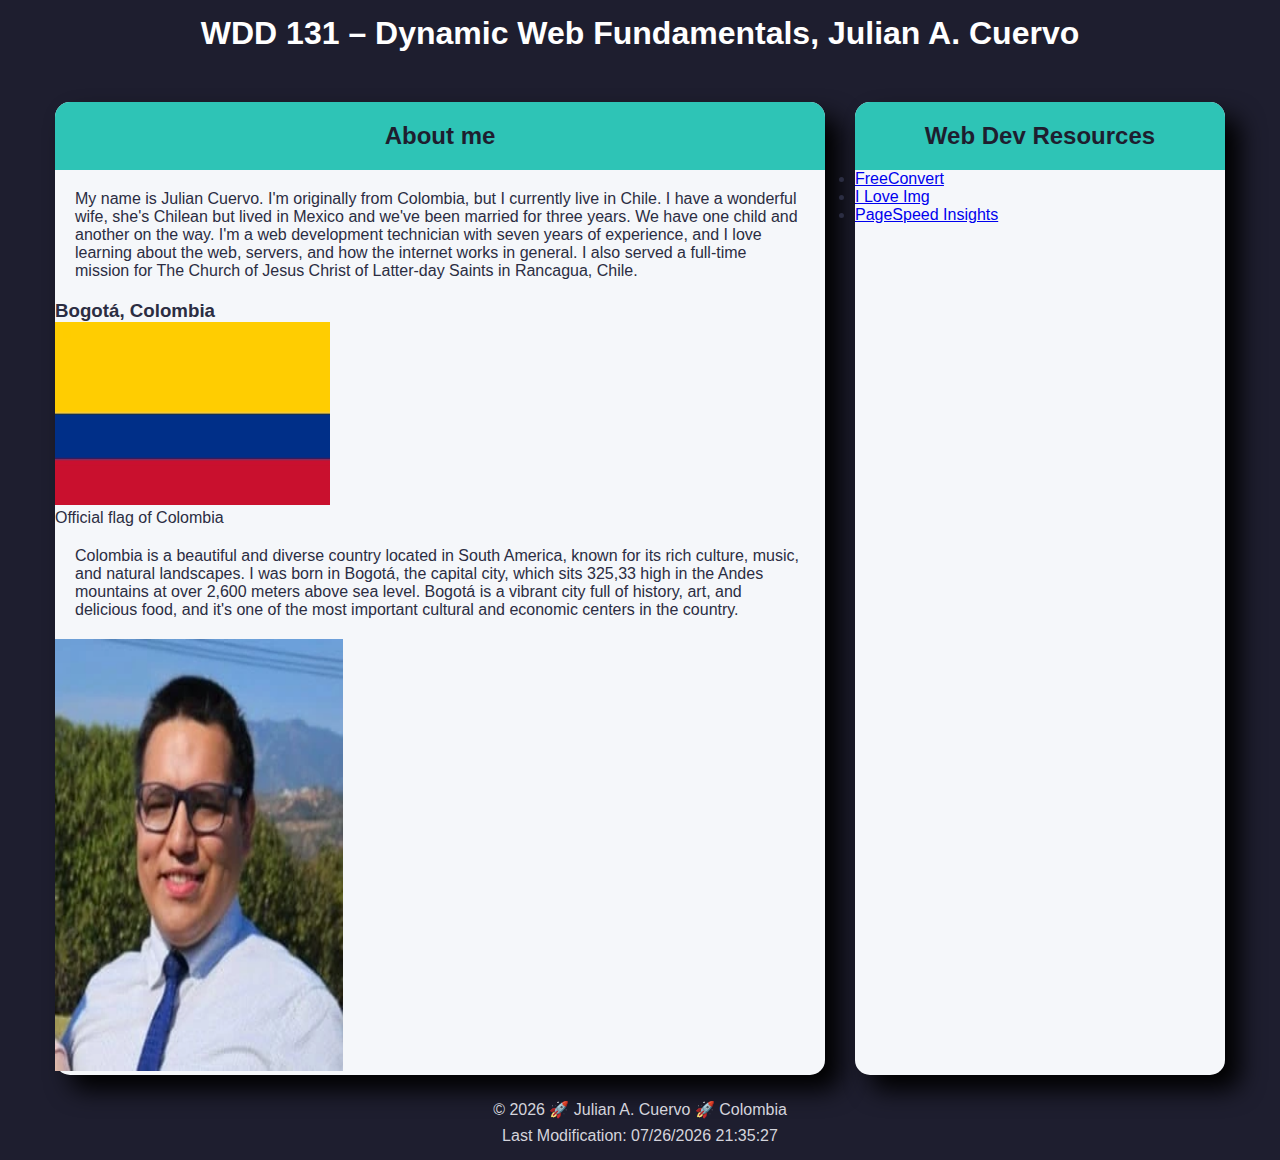
<file: index.html>
<!DOCTYPE html>
<html lang="en-US">
  <head>
    <meta charset="UTF-8">
    <meta name="viewport" content="width=device-width, initial-scale=1" />
    <meta
      name="description"
      content="WDD 131 – Dynamic Web Fundamentals. Welcome, I'm Julian A. Cuervo, a web development student. Learn about me, my background, and Colombia — the country where I was born."
    />
    <meta name="author" content="Julian A. Cuervo" />
    <title>WDD 131 – Dynamic Web Fundamentals - Julian A. Cuervo</title>
    <link rel="preconnect" href="https://fonts.googleapis.com" />
    <link rel="preconnect" href="https://fonts.gstatic.com" crossorigin />
    <link
      href="https://fonts.googleapis.com/css2?family=Raleway:ital,wght@0,100..900;1,100..900&display=swap"
      rel="stylesheet"
    />
    <link rel="stylesheet" href="styles/base.css" />
    <script src="scripts/getdates.js" defer></script>
  </head>
  <body>
    <div class="container">
      <header>
        <h1>WDD 131 – Dynamic Web Fundamentals, Julian A. Cuervo</h1>
        <nav>
          <!-- <a href="https://www.linkedin.com/in/julian-andres-cuervo-narvaez"
            >LikendIn</a
          >
          <a href="https://byupw.instructure.com">Canvas</a>
          <a
            href="https://www.churchofjesuschrist.org/study/scriptures/bofm/moro/7?lang=eng&id=p45#p45"
            >Scripture</a
          >
          <a href="#final-project"> Final project</a> -->
        </nav>
      </header>
      <main>
        <section class="card">
          <div class="card-head">
            <h2>About me</h2>
          </div>
          <div class="card-body about-me">
            <div class="info">
              <p>
                My name is Julian Cuervo. I'm originally from Colombia, but I
                currently live in Chile. I have a wonderful wife, she's Chilean
                but lived in Mexico and we've been married for three years. We
                have one child and another on the way. I'm a web development
                technician with seven years of experience, and I love learning
                about the web, servers, and how the internet works in general. I
                also served a full-time mission for The Church of Jesus Christ
                of Latter-day Saints in Rancagua, Chile.
              </p>

              <h3>Bogot&aacute;, Colombia</h3>

              <figure class="flag">
                <img
                  src="images/colombia-flag.webp"
                  alt="Colombia's flag with yellow, blue and red colors in the flag"
                  title="Colombia's flag"
                  width="275"
                  height="183"
                />
                <figcaption>Official flag of Colombia</figcaption>
              </figure>
              <p>
                Colombia is a beautiful and diverse country located in South
                America, known for its rich culture, music, and natural
                landscapes. I was born in Bogotá, the capital city, which sits
                325,33 high in the Andes mountains at over 2,600 meters above
                sea level. Bogotá is a vibrant city full of history, art, and
                delicious food, and it's one of the most important cultural and
                economic centers in the country.
              </p>
            </div>
            <img
              class="profile-picture"
              src="images/profile-picture.webp"
              alt="Profile picture of Julian A. Cuervo, He dress a blue shirt, a dark blue tie and glasses. He is smiling and has short hair."
              title="Julian A. Cuervo profile picture"
              width="288"
              height="432"
            />
          </div>
        </section>
        <section class="card">
          <div class="card-head">
            <h2>Web Dev Resources</h2>
          </div>
          <div class="card-body references">
            <ul>
              <li>
                <a href="https://www.freeconvert.com">FreeConvert</a>
              </li>
              <li>
                <a href="https://www.iloveimg.com">I Love Img</a>
              </li>
              <li>
                <a href="https://pagespeed.web.dev">PageSpeed Insights</a>
              </li>
            </ul>
          </div>
        </section>
      </main>
      <footer>
        <p>
          &copy;&nbsp;<span id="currentYear"></span> 🚀 Julian A. Cuervo 🚀
          Colombia
        </p>
        <p id="lastModified">delete me</p>
      </footer>
    </div>
  </body>
</html>
</file>
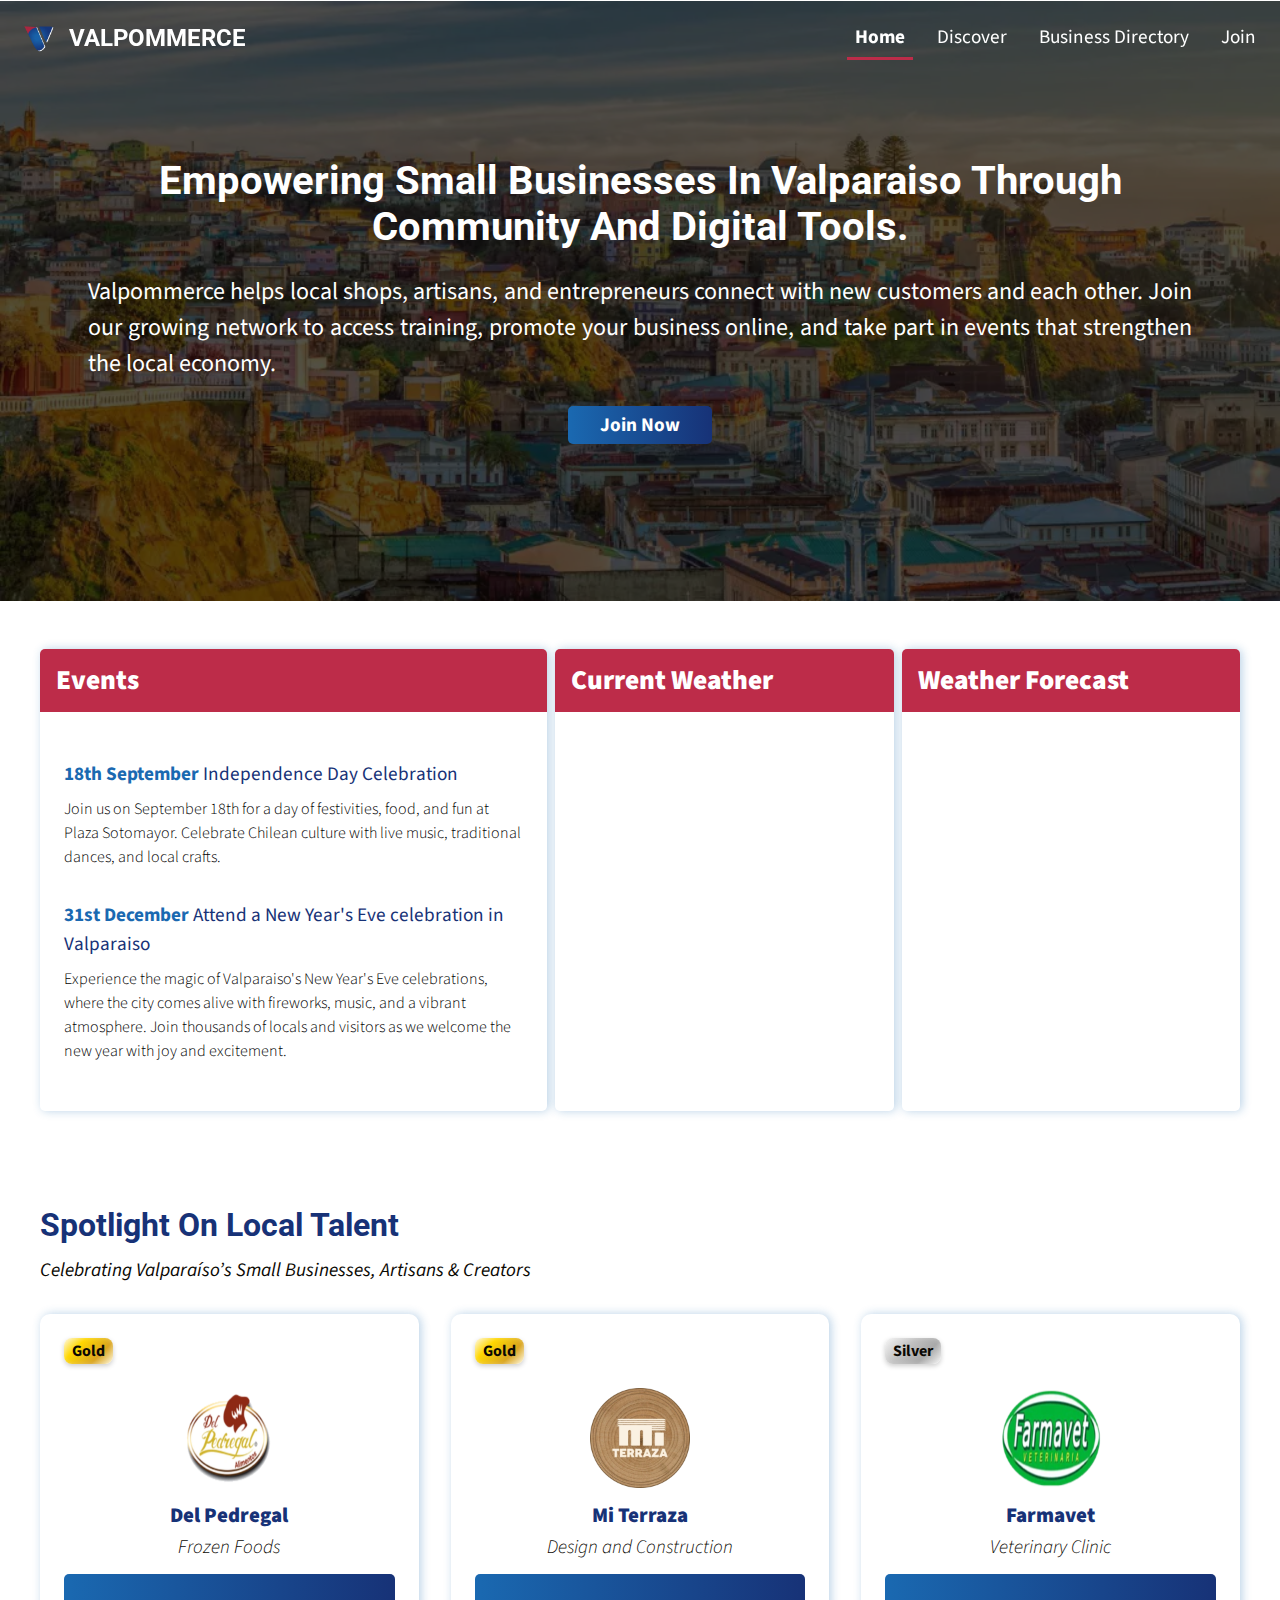
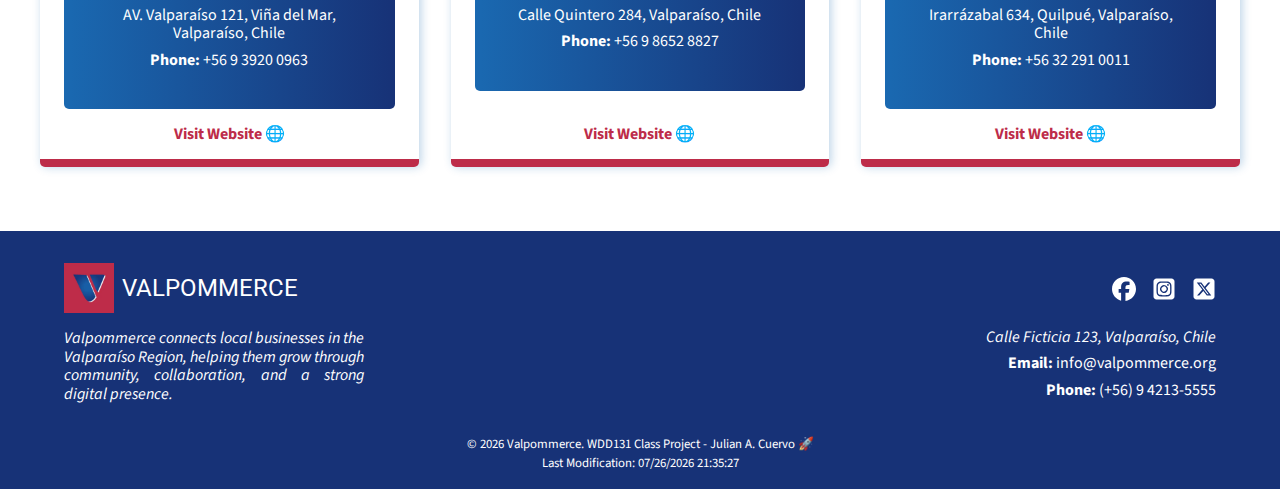
<file: final-project/index.html>
<!DOCTYPE html>
<html lang="en-US">
  <head>
    <meta charset="UTF-8">
    <meta name="viewport" content="width=device-width, initial-scale=1.0">
    <title>Valpommerce | Valparaíso Chamber of Commerce</title>
    <!-- Metadata -->
    <meta
      name="description"
      content="Discover Valpommerce, the official platform of the Valparaíso Chamber of Commerce. Connect with local businesses, explore events, and grow together."
  >
    <meta name="author" content="Julian A. Cuervo">
    <!-- OpenGraphs -->
    <meta
      property="og:title"
      content="Valpommerce | Valparaíso Chamber of Commerce – Empowering Local Businesses"
  >
    <meta
      property="og:description"
      content="Discover Valpommerce, the official platform of the Valparaíso Chamber of Commerce. Connect with local businesses, explore events, and grow together."
  >
    <meta
      property="og:url"
      content="https://jcuervonarvaez.github.io/wdd131/final-project/"
  >
    <meta property="og:locale" content="en_US">
    <meta
      property="og:image"
      content="https://jcuervonarvaez.github.io/wdd131/final-project/images/social-media-image.jpg"
  >
    <meta property="og:type" content="website">
    <meta property="og:site_name" content="WDD 131 - Julian A. Cuervo">
    <!-- Twitter X -->
    <meta property="twitter:card" content="summary_large_image">
    <link rel="icon" href="./favicon.ico">
    <!-- External Sources -->
    <link rel="preconnect" href="https://fonts.googleapis.com">
    <link rel="preconnect" href="https://fonts.gstatic.com" crossorigin>
    <link
      href="https://fonts.googleapis.com/css2?family=Roboto:ital,wght@0,700;1,700&family=Source+Sans+3:ital,wght@0,200..900;1,200..900&display=swap"
      rel="stylesheet"
  >
    <!-- Styles -->
    <link rel="stylesheet" href="./styles/normalize.css">
    <link rel="stylesheet" href="./styles/main.css">
    <link rel="stylesheet" href="./styles/larger.css">
    <!-- Scripts -->
    <script type="module" src="./scripts/shared.mjs"></script>
    <script type="module" src="./scripts/home.mjs"></script>
  </head>
  <body>
    <div class="layout">
      <header id="siteHeader">
        <div class="header-top">
          <!-- Header Logo -->
          <div class="header-branding">
            <img
              src="./images/logo-light.webp"
              alt="Valpommerce Logo"
              width="45"
              height="45"
          >
            <h1>Valpommerce</h1>
          </div>
          <!-- Responsive Bottom Navigation -->
          <button
            id="btn-menu-mobile"
            type="button"
            aria-label="Open Menu"
            aria-expanded="false"
            aria-controls="main-menu"
         >
            ☰
          </button>
        </div>
        <!-- Main Navigation -->
        <nav id="main-menu" aria-hidden="true">
          <a href="./" class="nav-link active" aria-current="page">Home</a>
          <a href="./discover.html" class="nav-link">Discover</a>
          <a href="./directory.html" class="nav-link">Business Directory</a>
          <a href="./join.html" class="nav-link">Join</a>
        </nav>
      </header>
      <main>
        <section class="hero">
          <div class="hero-overlay"></div>
          <picture>
            <!-- Desktop: 1440px o más -->
            <source
              media="(min-width: 1440px)"
              srcset="./images/banner-home-large.webp"
          >

            <!-- Tablet: desde 768px hasta 1439px -->
            <source
              media="(min-width: 768px)"
              srcset="./images/banner-home-medium.webp"
          >

            <!-- Móvil: menos de 768px -->
            <img src="./images/banner-home-small.webp" alt="Banner principal">
          </picture>
          <div class="hero-content">
            <h2>
              Empowering small businesses in Valparaiso through community and
              digital tools.
            </h2>
            <p>
              Valpommerce helps local shops, artisans, and entrepreneurs connect
              with new customers and each other. Join our growing network to
              access training, promote your business online, and take part in
              events that strengthen the local economy.
            </p>
            <a href="./join.html">Join Now</a>
          </div>
        </section>
        <section class="weather-home">
          <div class="wheater-card events-home">
            <h2>Events</h2>
            <ul>
              <li>
                <h3>
                  <span>18th September</span> Independence Day Celebration
                </h3>
                <p>
                  Join us on September 18th for a day of festivities, food, and
                  fun at Plaza Sotomayor. Celebrate Chilean culture with live
                  music, traditional dances, and local crafts.
                </p>
              </li>
              <li>
                <h3>
                  <span>31st December</span> Attend a New Year's Eve celebration
                  in Valparaiso
                </h3>

                <p>
                  Experience the magic of Valparaiso's New Year's Eve
                  celebrations, where the city comes alive with fireworks,
                  music, and a vibrant atmosphere. Join thousands of locals and
                  visitors as we welcome the new year with joy and excitement.
                </p>
              </li>
            </ul>
          </div>
          <div class="wheater-card">
            <h2>Current Weather</h2>
            <div id="weather-info-list" class="wheater-card-content"></div>
          </div>
          <div class="wheater-card">
            <h2>Weather Forecast</h2>
            <div id="forecast-info-list" class="wheater-card-content"></div>
          </div>
        </section>
        <section class="spotlight">
          <div class="spotlight-background"></div>
          <div class="spotlight-content">
            <h2>Spotlight on Local Talent</h2>
            <p>
              Celebrating Valparaíso’s Small Businesses, Artisans & Creators
            </p>
            <div id="business-cards" class="business-cards">
              <div class="business-card"></div>
              <div class="business-card"></div>
              <div class="business-card"></div>
            </div>
          </div>
        </section>
      </main>
      <footer>
        <div class="footer-top">
          <div class="footer-branding">
            <a href="./" class="logo-footer">
              <img
                src="./images/logo-dark.webp"
                alt="logo of Valpommerce"
                title="logo of Valpommerce"
                width="45"
                height="45"
                loading="lazy"
            >
              <span>VALPOMMERCE</span>
            </a>
            <p class="footer-description">
              Valpommerce connects local businesses in the Valparaíso Region,
              helping them grow through community, collaboration, and a strong
              digital presence.
            </p>
          </div>

          <ul>
            <li>Calle Ficticia 123, Valpara&iacute;so, Chile</li>
            <li>
              <a href="mailto:info@example.cl"
               ><b>Email: </b>info@valpommerce.org</a
             >
            </li>
            <li>
              <a href="tel:+56942135555"><b>Phone: </b>(+56) 9 4213-5555</a>
            </li>
          </ul>
          <div class="social-networks">
            <a href="https://facebook.com" rel="noopener" target="_blank">
              <img
                src="./images/facebook-brands.svg"
                alt="Facebook"
                width="24"
                height="24"
            >
            </a>

            <a href="https://instagram.com" rel="noopener" target="_blank">
              <img
                src="./images/instagram-brands.svg"
                alt="Instagram"
                width="24"
                height="24"
            >
            </a>

            <a href="https://twitter.com" rel="noopener" target="_blank">
              <img
                src="./images/twitter-brands.svg"
                alt="X"
                width="24"
                height="24"
            >
            </a>
          </div>
        </div>
        <div class="footer-bottom">
          <p class="copyright">
            &copy;
            <span id="currentYear"></span> Valpommerce. WDD131 Class Project -
            Julian A. Cuervo 🚀
          </p>
          <p id="lastModified"></p>
        </div>
      </footer>
    </div>
  </body>
</html>
</file>
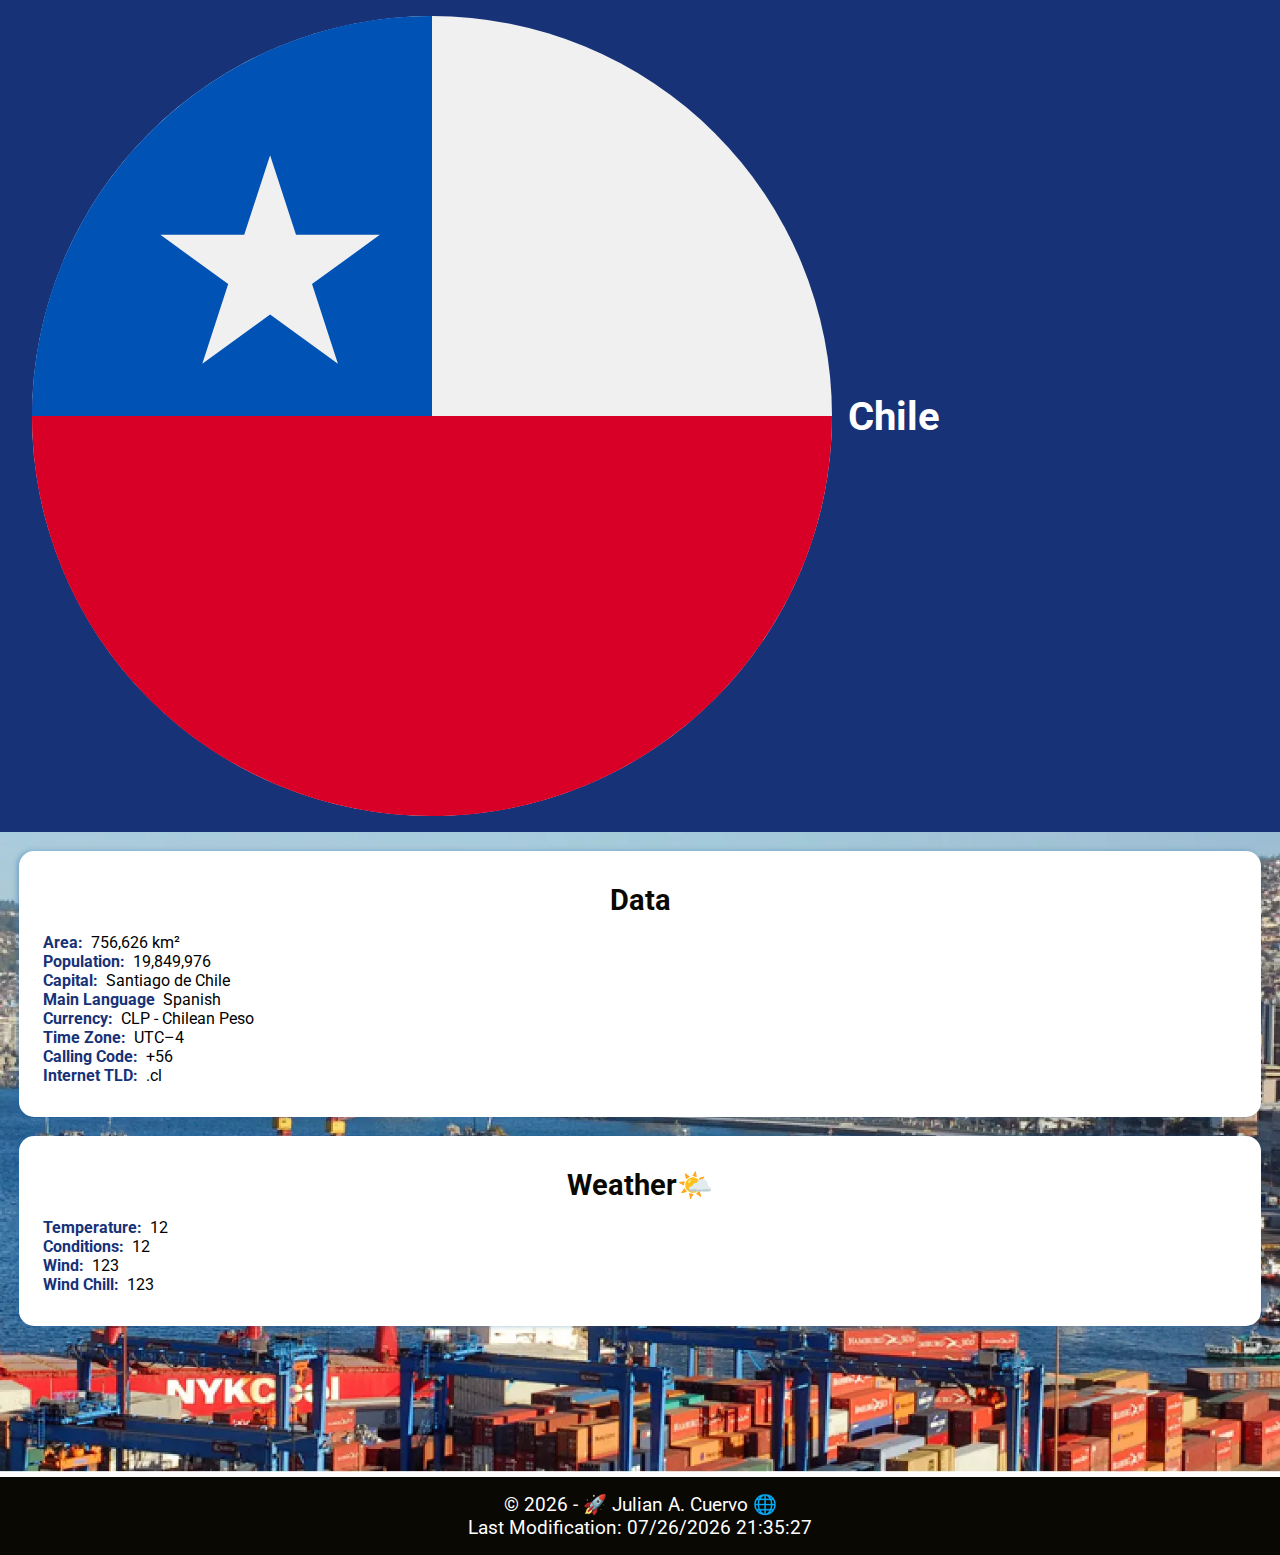
<file: place.html>
<!DOCTYPE html>
<html lang="en">

<head>
    <meta charset="UTF-8">
    <meta name="viewport" content="width=device-width, initial-scale=1.0">
    <title>Chile Weather - WDD 131</title>
    <meta name="description"
        content="Explore the culture, history, and attractions of a fascinating destination through a beautifully designed and informative web page.">
    <meta name="author" content="Julian A. Cuervo">
    <link rel="preconnect" href="https://fonts.googleapis.com">
    <link rel="preconnect" href="https://fonts.gstatic.com" crossorigin>
    <link
        href="https://fonts.googleapis.com/css2?family=Raleway:ital,wght@0,100..900;1,100..900&family=Roboto:ital,wght@0,100..900;1,100..900&display=swap"
        rel="stylesheet">
    <link rel="stylesheet" href="./styles/place.css">
    <link rel="stylesheet" href="./styles/place-large.css">
    <script src="./scripts/place.js" defer></script>
</head>

<body>
    <header>
        <img src="./images/chile-flag-icon.svg" alt="Chile Flag icon" title="Chile Flag" width="800" height="800">
        <h1>Chile</h1>
    </header>
    <main>
        <section class="hero">
            <picture>
                <source media="(min-width: 1000px)" srcset="./images/chile-large.webp">
                <source media="(min-width: 500px)" srcset="./images/chile-medium.webp">
                <img src="./images/chile-small.webp" alt="Salt Lake Temple, Utha, USA">
            </picture>
        </section>
        <section class="cards">
            <div class="card general-info">
                <h2>Data</h2>
                <ul>
                    <li><span>Area: </span> 756,626 km²</li>
                    <li><span>Population: </span> 19,849,976</li>
                    <li><span>Capital: </span> Santiago de Chile</li>
                    <li><span>Main Language</span> Spanish</li>
                    <li><span>Currency: </span> CLP - Chilean Peso</li>
                    <li><span>Time Zone: </span> UTC–4 </li>
                    <li><span>Calling Code: </span> +56</li>
                    <li><span>Internet TLD: </span> .cl</li>
                </ul>
            </div>
            <div class="card weather-info">
                <h2>Weather</h2>
                <div class="icon-weather">
                    <img src="./images/weather-icon.svg" alt="Weather icon" title="Weather icon" height="80" width="80">
                </div>
                <ul>
                    <li><span>Temperature: </span> 12</li>
                    <li><span>Conditions: </span> 12</li>
                    <li><span>Wind: </span> 123</li>
                    <li><span>Wind Chill: </span> 123</li>
                </ul>
            </div>
        </section>
    </main>
    <footer>
        <p id="copyright"></p>
        <p id="lastChangeFile"></p>
    </footer>

</body>

</html>
</file>
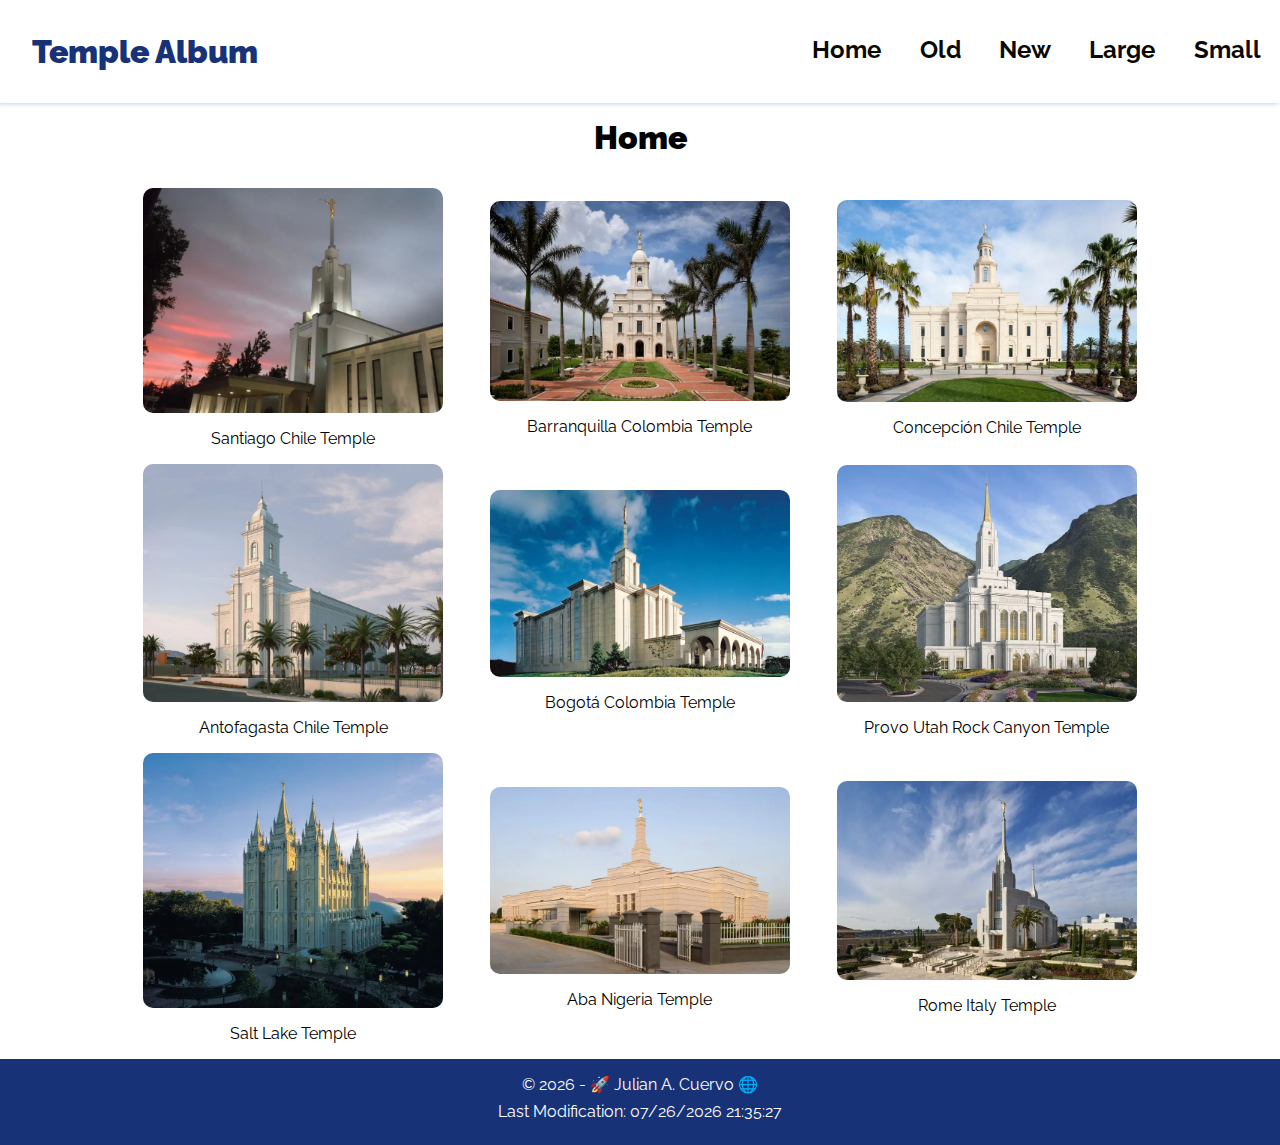
<file: temples.html>
<!DOCTYPE html>
<html lang="en-US">

<head>
    <meta charset="UTF-8">
    <meta name="viewport" content="width=device-width, initial-scale=1.0">
    <title>Temples Album - WDD 131</title>
    <meta name="description"
        content="Responsive Church of Jesus Christ of Latter-day Saints temple photo album with hamburger menu and images for all screen sizes.">
    <meta name="autor" content="Julian A. Cuervo">
    <link rel="preconnect" href="https://fonts.googleapis.com">
    <link rel="preconnect" href="https://fonts.gstatic.com" crossorigin>
    <link href="https://fonts.googleapis.com/css2?family=Raleway:ital,wght@0,100..900;1,100..900&display=swap"
        rel="stylesheet">
    <link rel="stylesheet" href="styles/temple.css">
    <link rel="stylesheet" href="styles/temple-large.css">
    <script src="scripts/temples.js" defer></script>
</head>

<body>
    <header>
        <div class="top-header">
            <a class="logo" href="/">Temple Album</a>
            <div class="hamburger">
                <button title="Site Menu" type="button" id="menu-mobile">
                    <img src="images/menu-icon.svg" alt="Menu Mobile Hamburger Icon">
                </button>
            </div>
        </div>
        <nav id="menu">
            <a href="/temples.html">Home</a>
            <a href="#old">Old</a>
            <a href="#new">New</a>
            <a href="#large">Large</a>
            <a href="#small">Small</a>
        </nav>
    </header>
    <main>
        <h1>Home</h1>
        <section class="temples-container">
            <figure>
                <img src="images/santiago_chile_lds_temple.webp" title="Santiago Chile Temple" width="800" height="600"
                    alt="Image of Santiago Chile Temple">
                <figcaption>Santiago Chile Temple</figcaption>
            </figure>
            <figure>
                <img src="images/barranquilla_columbia_temple_exterior.webp" title="Barranquilla Colombia Temple"
                    alt="Image of Barranquilla Colombia Temple" width="800" height="533">
                <figcaption>Barranquilla Colombia Temple</figcaption>
            </figure>
            <figure>
                <img src="images/concepcion_chile_temple.webp" title="Concepción Chile Temple"
                    alt="Image of Concepción Chile Temple" width="800" height="540">
                <figcaption>Concepción Chile Temple</figcaption>
            </figure>
            <figure>
                <img src="images/antofagasta_chile_temple_exterior_rendering.webp" title="Antofagasta Chile Temple"
                    alt="Image of Antofagasta Chile Temple" width="800" height="634">
                <figcaption>Antofagasta Chile Temple</figcaption>
            </figure>
            <figure>
                <img src="images/bogota_colombia_temple_lds.webp" title="Bogotá Colombia Temple"
                    alt="Image of Bogotá Colombia Temple" width="800" height="500">
                <figcaption>Bogotá Colombia Temple</figcaption>
            </figure>
            <figure>
                <img src="images/temple_rendering_provo_utah_rock_canyon_temple.webp"
                    title="Provo Utah Rock Canyon Temple" alt="Image of Provo Utah Rock Canyon Temple" width="800"
                    height="633">
                <figcaption>Provo Utah Rock Canyon Temple</figcaption>
            </figure>
            <figure>
                <img src="images/salt_lake_temple_lds.webp" title="Salt Lake Temple" alt="Image of Salt Lake Temple"
                    width="800" height="679">
                <figcaption>Salt Lake Temple</figcaption>
            </figure>
            <figure>
                <img src="images/aba_nigeria_temple_lds.webp" title="Aba Nigeria Temple"
                    alt="Image of Aba Nigeria Temple" width="800" height="500">
                <figcaption>Aba Nigeria Temple</figcaption>
            </figure>
            <figure>
                <img src="images/rome_italy_temple.webp" title="Rome Italy Temple" alt="Image of Rome Italy Temple"
                    width="800" height="533">
                <figcaption>Rome Italy Temple</figcaption>
            </figure>
        </section>
    </main>
    <footer>
        <p id="copyright"></p>
        <p id="lastChangeFile"></p>
    </footer>
</body>

</html>
</file>
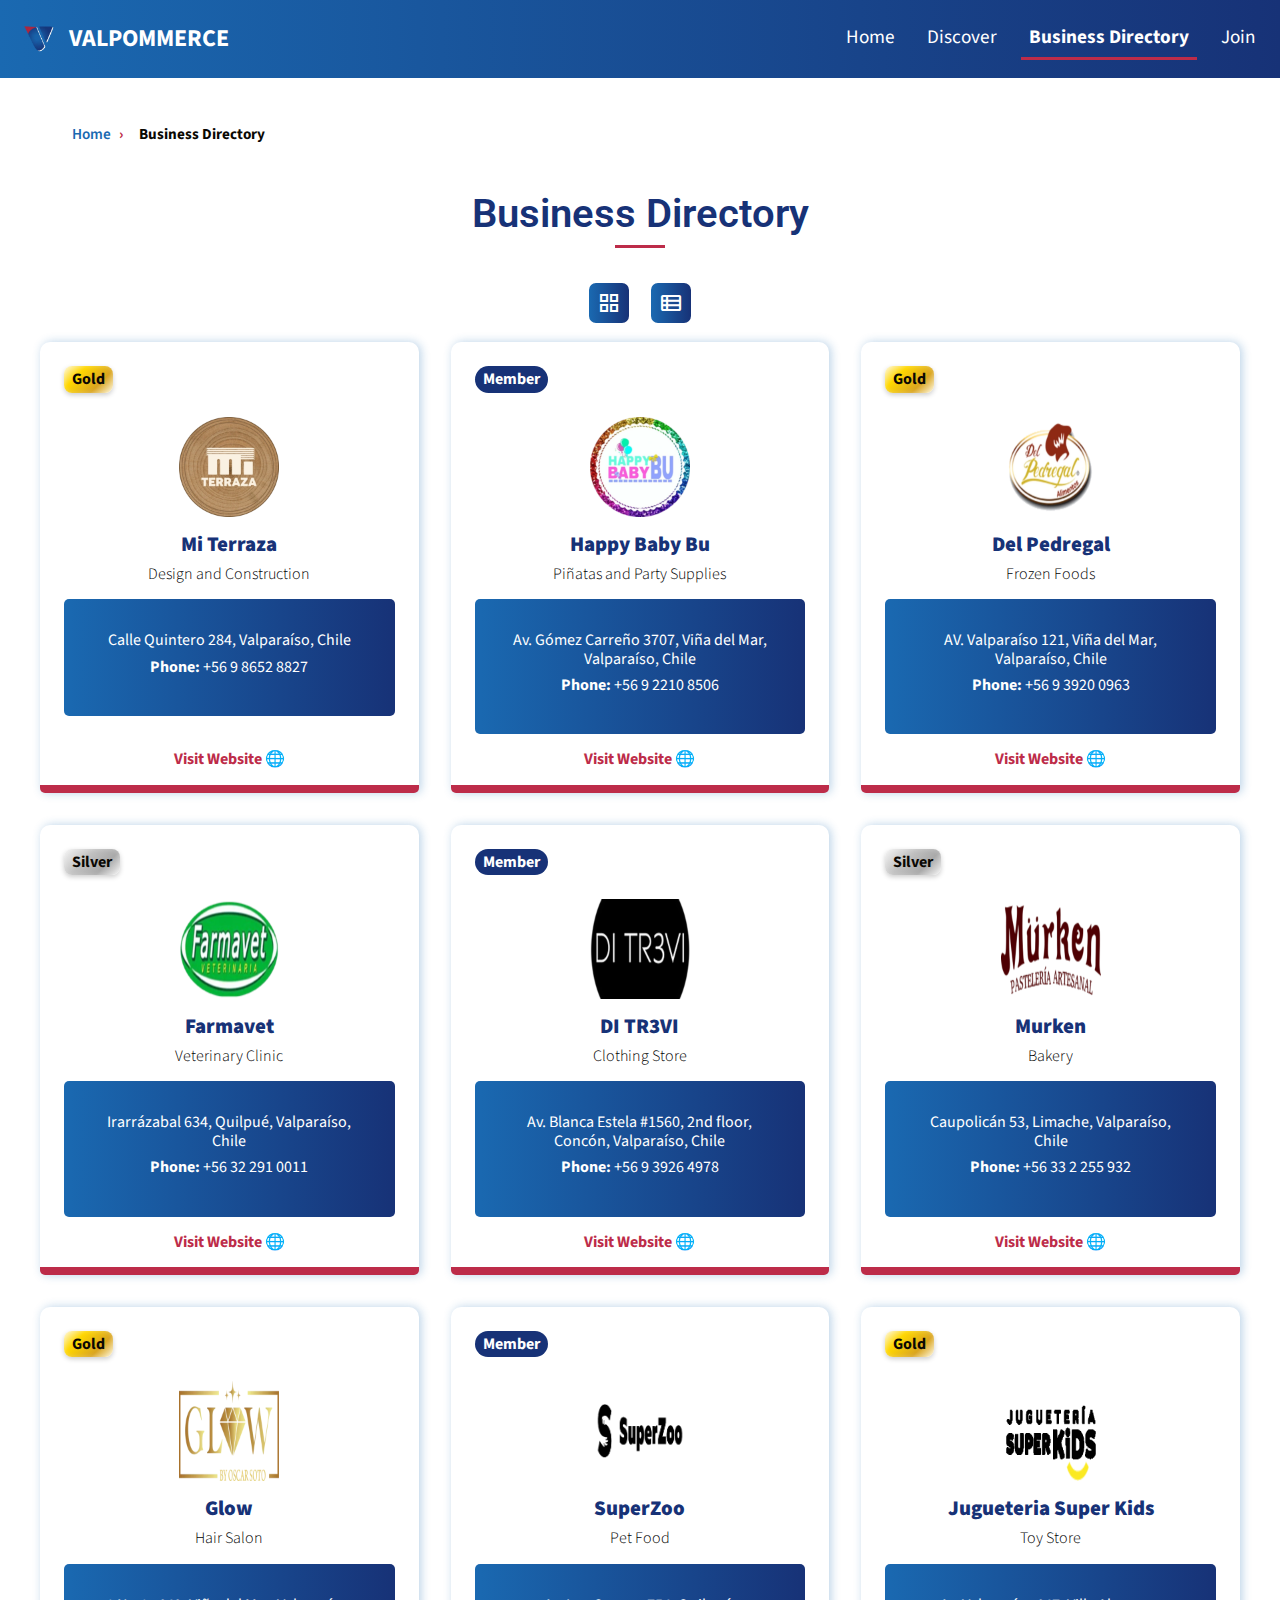
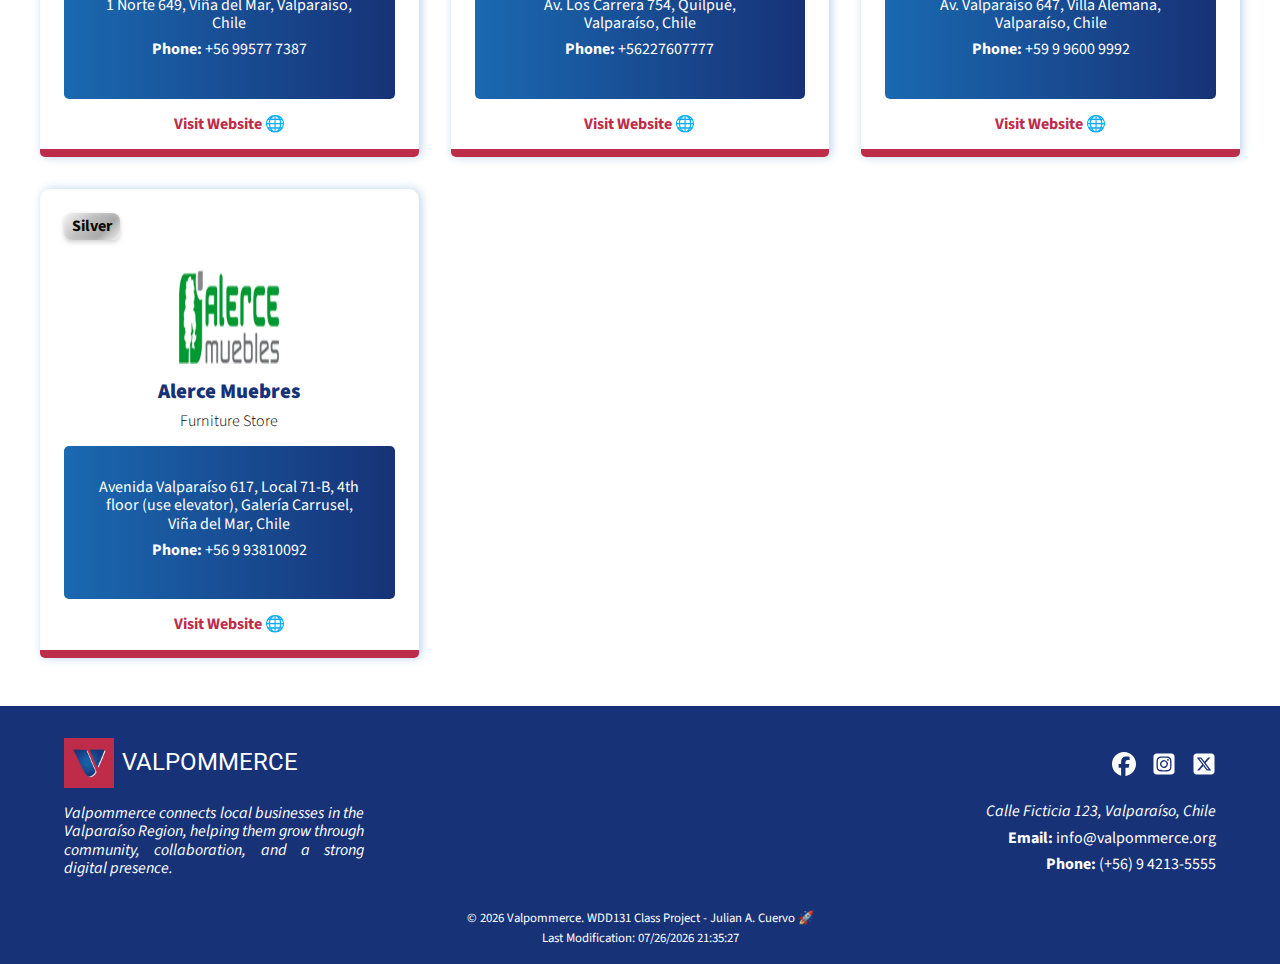
<file: final-project/directory.html>
<!DOCTYPE html>
<html lang="en-US">
  <head>
    <meta charset="UTF-8">
    <meta name="viewport" content="width=device-width, initial-scale=1.0">
    <title>Valpommerce | Business Directory</title>
    <!-- Metadata -->
    <meta
      name="description"
      content="Explore Valparaíso's local business directory with Valpommerce. Connect with small businesses, discover events, and support the local economy."
   >
    <meta name="author" content="Julian A. Cuervo">
    <!-- OpenGraphs -->
    <meta property="og:title" content="Valpommerce | Business Directory">
    <meta
      property="og:description"
      content="Explore Valparaíso's local business directory with Valpommerce. Connect with small businesses, discover events, and support the local economy."
   >
    <meta
      property="og:url"
      content="https://jcuervonarvaez.github.io/wdd131/final-project/"
   >
    <meta property="og:locale" content="en_US">
    <meta
      property="og:image"
      content="https://jcuervonarvaez.github.io/wdd131/final-project/images/social-media-image.jpg"
   >
    <meta property="og:type" content="website">
    <meta property="og:site_name" content="WDD 131 - Julian A. Cuervo">
    <!-- Twitter X -->
    <meta property="twitter:card" content="summary_large_image">
    <link rel="icon" href="./favicon.ico">
    <!-- External Sources -->
    <link rel="preconnect" href="https://fonts.googleapis.com">
    <link rel="preconnect" href="https://fonts.gstatic.com" crossorigin>
    <link
      href="https://fonts.googleapis.com/css2?family=Roboto:ital,wght@0,700;1,700&family=Source+Sans+3:ital,wght@0,200..900;1,200..900&display=swap"
      rel="stylesheet"
   >
    <link
      href="https://fonts.googleapis.com/css2?family=Material+Symbols+Outlined"
      rel="stylesheet"
   >
    <!-- Styles -->
    <link rel="stylesheet" href="./styles/normalize.css">
    <link rel="stylesheet" href="./styles/main.css">
    <link rel="stylesheet" href="./styles/larger.css">
    <!-- Scripts -->
    <script type="module" src="./scripts/shared.mjs"></script>
    <script type="module" src="./scripts/directory.mjs"></script>
  </head>
  <body>
    <div class="layout">
      <header class="fixed">
        <div class="header-top">
          <!-- Header Logo -->
          <a href="./" class="header-branding">
            <img
              src="./images/logo-light.webp"
              alt="Valpommerce Logo"
              width="45"
              height="45"
           >
            <span>Valpommerce</span>
          </a>
          <!-- Responsive Bottom Navigation -->
          <button
            id="btn-menu-mobile"
            type="button"
            aria-label="Open Menu"
            aria-expanded="false"
            aria-controls="main-menu"
         >
            ☰
          </button>
        </div>
        <!-- Main Navigation -->
        <nav id="main-menu" aria-hidden="true">
          <a href="./" class="nav-link">Home</a>
          <a href="./discover.html" class="nav-link">Discover</a>
          <a href="./directory.html" class="nav-link active" aria-current="page"
           >Business Directory</a
         >
          <a href="./join.html" class="nav-link">Join</a>
        </nav>
      </header>
      <main>
        <div class="content-directory">
          <nav class="breadcrumb" aria-label="breadcrumb">
            <ul>
              <li><a href="./">Home</a></li>
              <li class="active" aria-current="page">Business Directory</li>
            </ul>
          </nav>
          <h1>Business Directory</h1>
          <section class="filters">
            <div class="filter-wrapper">
              <button
                type="button"
                title="Change to grid view mode"
                id="button-view-grid"
             >
                <span class="material-symbols-outlined"> grid_view </span>
              </button>
              <button
                type="button"
                title="Change to list view mode"
                id="button-view-list"
             >
                <span class="material-symbols-outlined"> view_list </span>
              </button>
            </div>
          </section>
          <section id="business-list" class="business-list">
            <table>
              <thead>
                <tr>
                  <th>Name</th>
                  <th>Membership</th>
                  <th>Address / Phone</th>
                  <th>Website</th>
                </tr>
              </thead>
              <tbody></tbody>
            </table>
          </section>
          <section id="business-cards" class="business-cards">
            <div class="business-card"></div>
            <div class="business-card"></div>
            <div class="business-card"></div>
            <div class="business-card"></div>
            <div class="business-card"></div>
            <div class="business-card"></div>
            <div class="business-card"></div>
          </section>
        </div>
      </main>
      <footer>
        <div class="footer-top">
          <div class="footer-branding">
            <a href="./" class="logo-footer">
              <img
                src="./images/logo-dark.webp"
                alt="logo of Valpommerce"
                title="logo of Valpommerce"
                width="45"
                height="45"
                loading="lazy"
             >
              <span>VALPOMMERCE</span>
            </a>
            <p class="footer-description">
              Valpommerce connects local businesses in the Valparaíso Region,
              helping them grow through community, collaboration, and a strong
              digital presence.
            </p>
          </div>

          <ul>
            <li>Calle Ficticia 123, Valpara&iacute;so, Chile</li>
            <li>
              <a href="mailto:info@example.cl"
               ><b>Email: </b>info@valpommerce.org</a
             >
            </li>
            <li>
              <a href="tel:+56942135555"><b>Phone: </b>(+56) 9 4213-5555</a>
            </li>
          </ul>
          <div class="social-networks">
            <a href="https://facebook.com" rel="noopener" target="_blank">
              <img
                src="./images/facebook-brands.svg"
                alt="Facebook"
                width="24"
                height="24"
             >
            </a>

            <a href="https://instagram.com" rel="noopener" target="_blank">
              <img
                src="./images/instagram-brands.svg"
                alt="Instagram"
                width="24"
                height="24"
             >
            </a>

            <a href="https://twitter.com" rel="noopener" target="_blank">
              <img
                src="./images/twitter-brands.svg"
                alt="X"
                width="24"
                height="24"
             >
            </a>
          </div>
        </div>
        <div class="footer-bottom">
          <p class="copyright">
            &copy;
            <span id="currentYear"></span> Valpommerce. WDD131 Class Project -
            Julian A. Cuervo 🚀
          </p>
          <p id="lastModified"></p>
        </div>
      </footer>
    </div>
  </body>
</html>
</file>
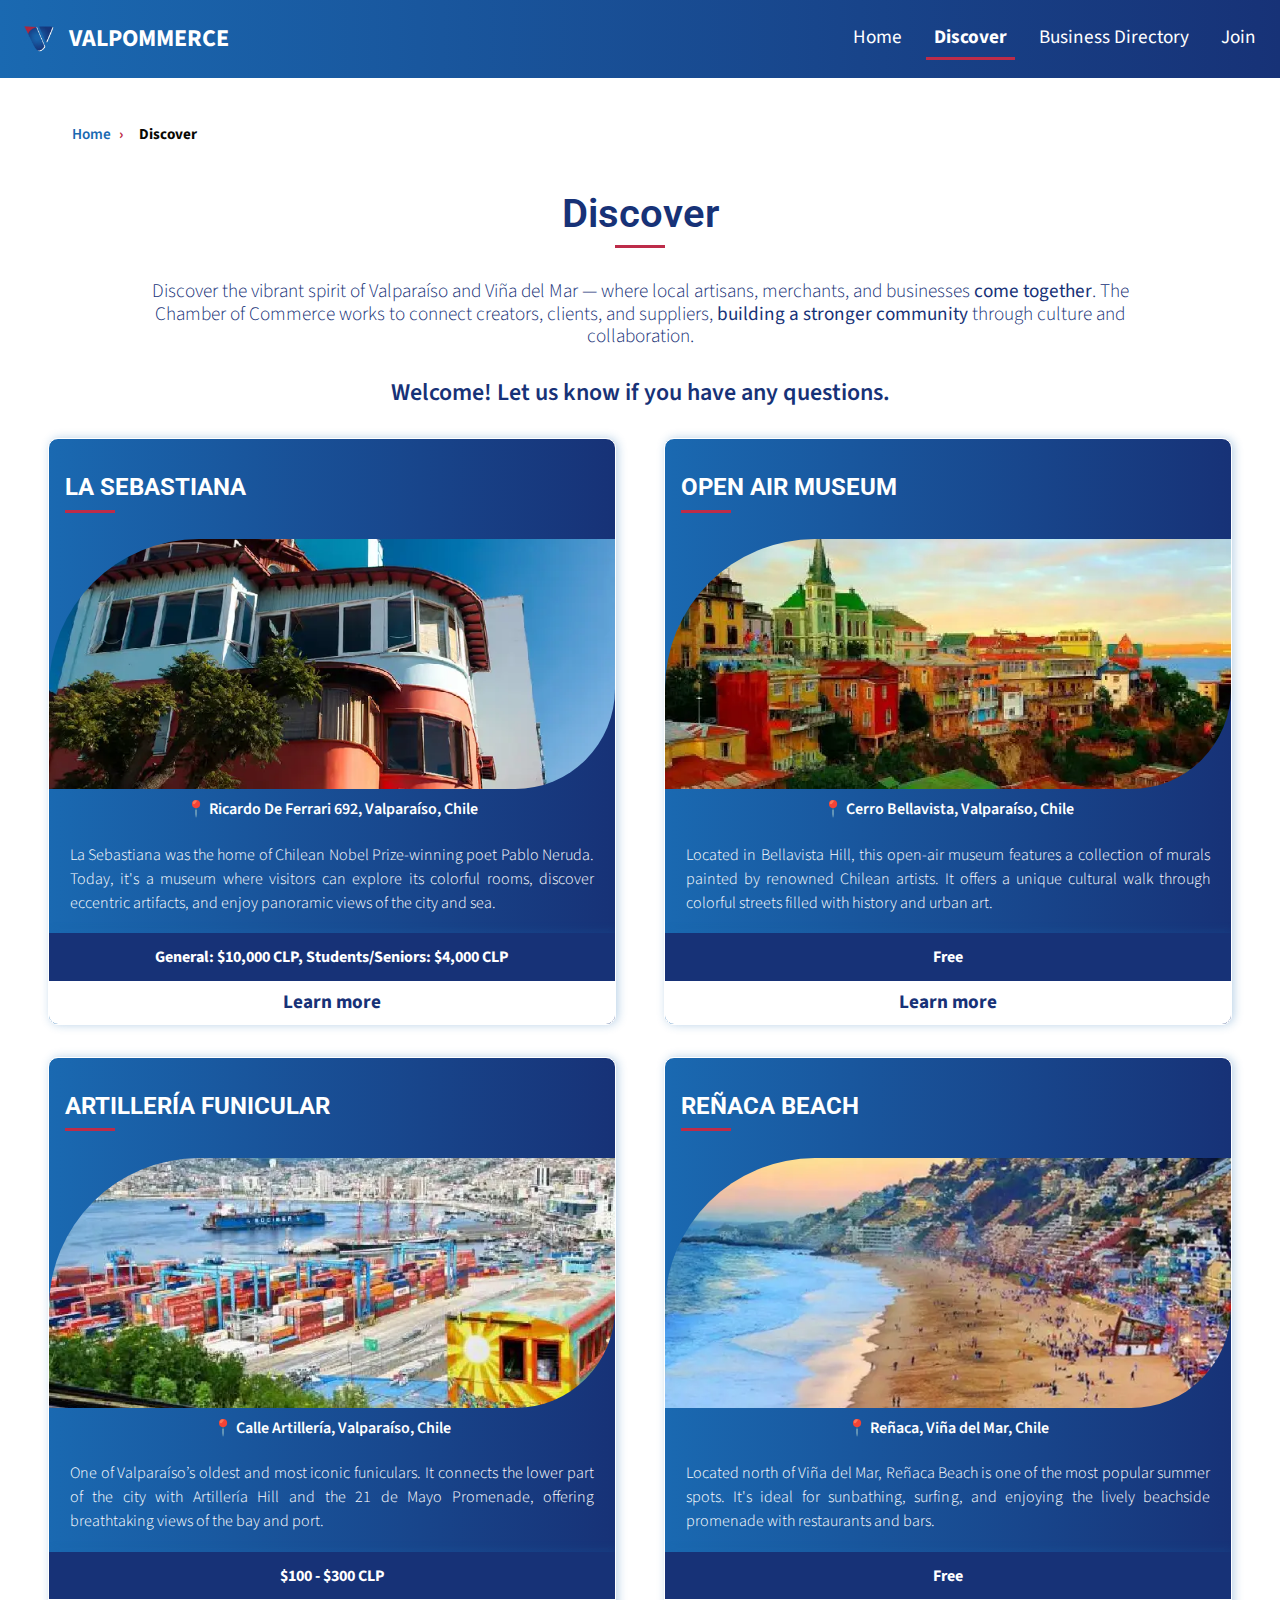
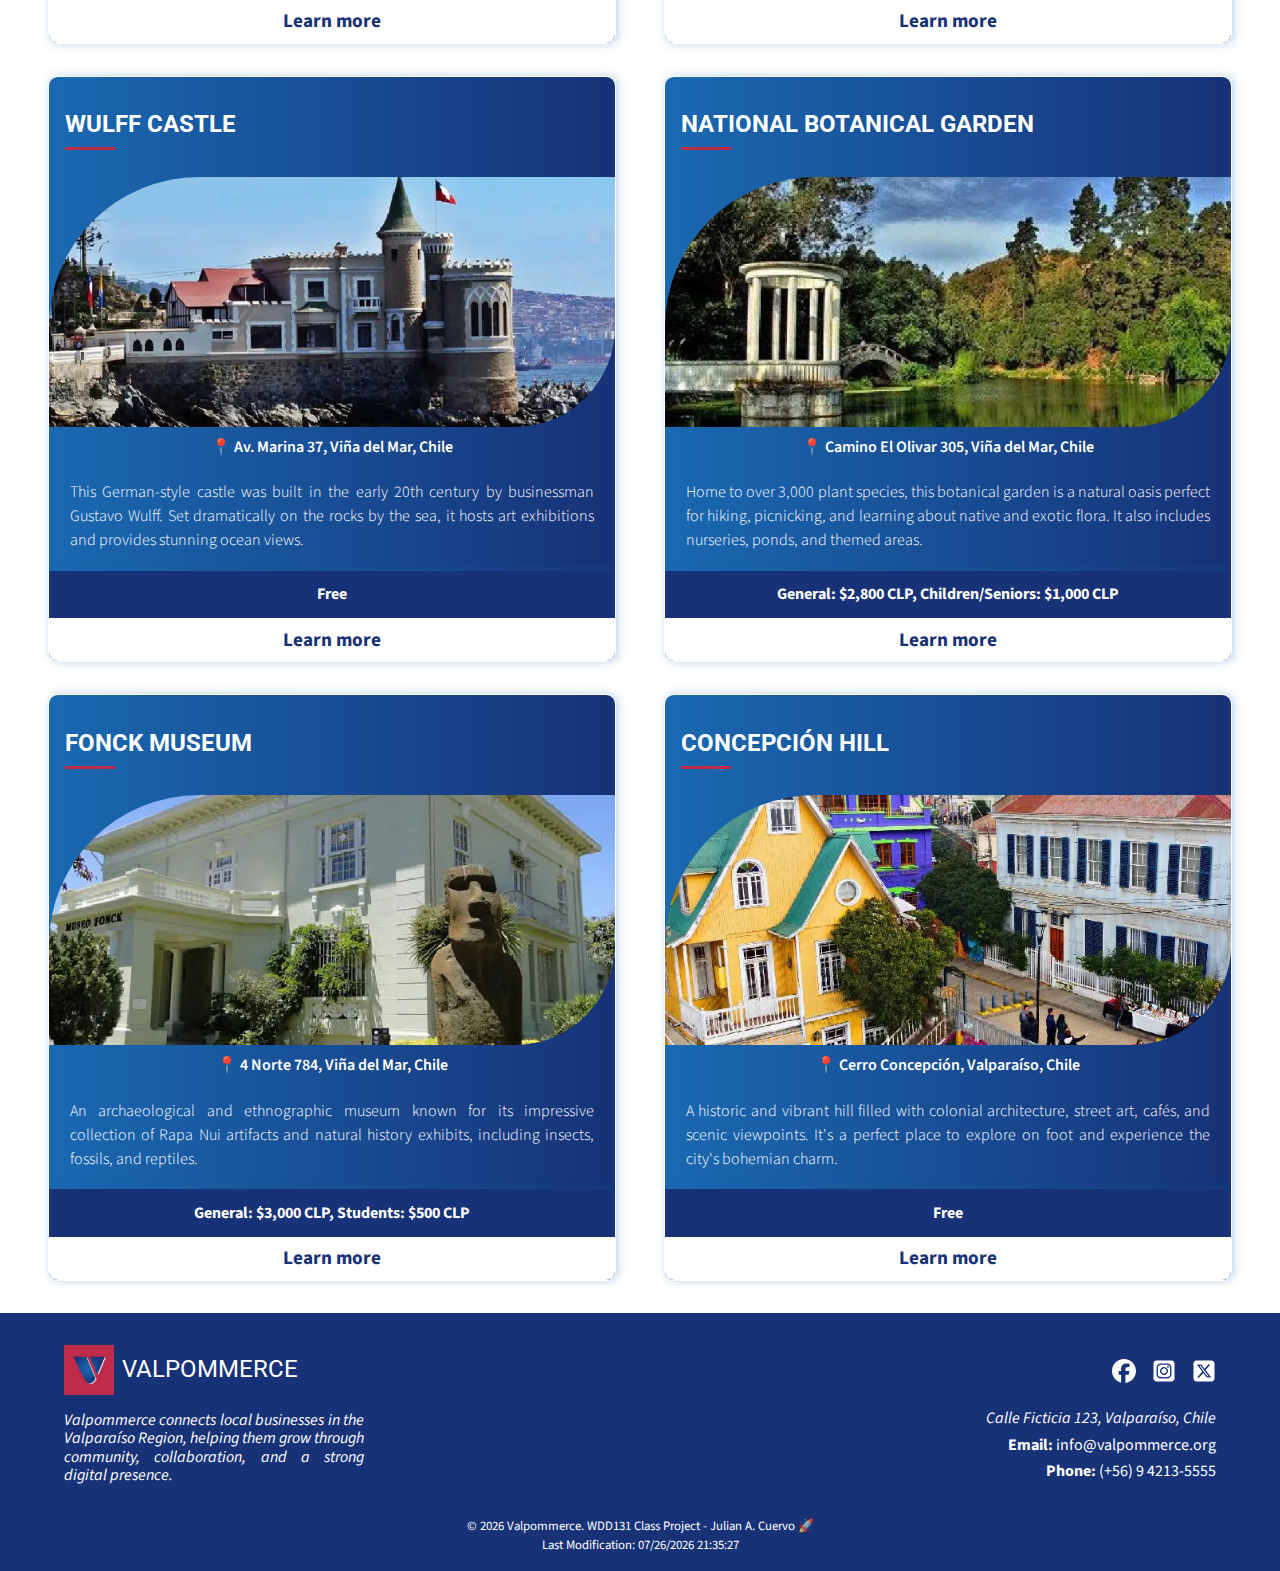
<file: final-project/discover.html>
<!DOCTYPE html>
<html lang="en-US">
  <head>
    <meta charset="UTF-8">
    <meta name="viewport" content="width=device-width, initial-scale=1.0">
    <title>Valpommerce | Discover</title>
    <!-- Metadata -->
    <meta
      name="description"
      content="Discover the best of Valparaíso with Valpommerce. Explore local businesses, find upcoming events, and experience the heart of the community."
  >
    <meta name="author" content="Julian A. Cuervo">
    <!-- OpenGraphs -->
    <meta property="og:title" content="Valpommerce | Discover">
    <meta
      property="og:description"
      content="Discover the best of Valparaíso with Valpommerce. Explore local businesses, find upcoming events, and experience the heart of the community."
  >
    <meta
      property="og:url"
      content="https://jcuervonarvaez.github.io/wdd131/final-project/"
  >
    <meta property="og:locale" content="en_US">
    <meta
      property="og:image"
      content="https://jcuervonarvaez.github.io/wdd131/final-project/images/social-media-image.jpg"
  >
    <meta property="og:type" content="website">
    <meta property="og:site_name" content="WDD 131 - Julian A. Cuervo">
    <!-- Twitter X -->
    <meta property="twitter:card" content="summary_large_image">
    <link rel="icon" href="./favicon.ico">
    <!-- External Sources -->
    <link rel="preconnect" href="https://fonts.googleapis.com">
    <link rel="preconnect" href="https://fonts.gstatic.com" crossorigin>
    <link
      href="https://fonts.googleapis.com/css2?family=Roboto:ital,wght@0,700;1,700&family=Source+Sans+3:ital,wght@0,200..900;1,200..900&display=swap"
      rel="stylesheet"
  >
    <!-- Styles -->
    <link rel="stylesheet" href="./styles/normalize.css">
    <link rel="stylesheet" href="./styles/main.css">
    <link rel="stylesheet" href="./styles/medium.css">
    <link rel="stylesheet" href="./styles/larger.css">
    <!-- Scripts -->
    <script type="module" src="./scripts/shared.mjs"></script>
    <script src="./scripts/discover.js" defer></script>
  </head>
  <body>
    <div class="layout">
      <header class="fixed">
        <div class="header-top">
          <!-- Header Logo -->
          <a href="./" class="header-branding">
            <img
              src="./images/logo-light.webp"
              alt="Valpommerce Logo"
              width="45"
              height="45"
          >
            <span>Valpommerce</span>
          </a>
          <!-- Responsive Bottom Navigation -->
          <button
            id="btn-menu-mobile"
            type="button"
            aria-label="Open Menu"
            aria-expanded="false"
            aria-controls="main-menu"
         >
            ☰
          </button>
        </div>
        <!-- Main Navigation -->
        <nav id="main-menu" aria-hidden="true">
          <a href="./" class="nav-link">Home</a>
          <a href="./discover.html" class="nav-link active" aria-current="page"
           >Discover</a
         >
          <a href="./directory.html" class="nav-link">Business Directory</a>
          <a href="./join.html" class="nav-link">Join</a>
        </nav>
      </header>
      <main>
        <div class="content-directory">
          <nav class="breadcrumb" aria-label="breadcrumb">
            <ul>
              <li><a href="./">Home</a></li>
              <li class="active" aria-current="page">Discover</li>
            </ul>
          </nav>
          <h1>Discover</h1>
          <p class="discover-description">
            Discover the vibrant spirit of Valparaíso and Viña del Mar — where
            local artisans, merchants, and businesses
            <strong>come together</strong>. The Chamber of Commerce works to
            connect creators, clients, and suppliers,
            <strong>building a stronger community</strong> through culture and
            collaboration.
          </p>
          <div id="visit-message" class="visit-message"></div>
          <section id="places-container-cards" class="cards-discover">
            <article class="card-place skeleton">
              <div class="skeleton-image"></div>
              <h2 class="skeleton-text skeleton-title"></h2>
              <p class="skeleton-text skeleton-desc"></p>
              <p class="skeleton-text skeleton-address"></p>
              <p class="skeleton-text skeleton-cost"></p>
              <div class="skeleton-button"></div>
            </article>
            <article class="card-place skeleton">
              <div class="skeleton-image"></div>
              <h2 class="skeleton-text skeleton-title"></h2>
              <p class="skeleton-text skeleton-desc"></p>
              <p class="skeleton-text skeleton-address"></p>
              <p class="skeleton-text skeleton-cost"></p>
              <div class="skeleton-button"></div>
            </article>
            <article class="card-place skeleton">
              <div class="skeleton-image"></div>
              <h2 class="skeleton-text skeleton-title"></h2>
              <p class="skeleton-text skeleton-desc"></p>
              <p class="skeleton-text skeleton-address"></p>
              <p class="skeleton-text skeleton-cost"></p>
              <div class="skeleton-button"></div>
            </article>
            <article class="card-place skeleton">
              <div class="skeleton-image"></div>
              <h2 class="skeleton-text skeleton-title"></h2>
              <p class="skeleton-text skeleton-desc"></p>
              <p class="skeleton-text skeleton-address"></p>
              <p class="skeleton-text skeleton-cost"></p>
              <div class="skeleton-button"></div>
            </article>
            <article class="card-place skeleton">
              <div class="skeleton-image"></div>
              <h2 class="skeleton-text skeleton-title"></h2>
              <p class="skeleton-text skeleton-desc"></p>
              <p class="skeleton-text skeleton-address"></p>
              <p class="skeleton-text skeleton-cost"></p>
              <div class="skeleton-button"></div>
            </article>
            <article class="card-place skeleton">
              <div class="skeleton-image"></div>
              <h2 class="skeleton-text skeleton-title"></h2>
              <p class="skeleton-text skeleton-desc"></p>
              <p class="skeleton-text skeleton-address"></p>
              <p class="skeleton-text skeleton-cost"></p>
              <div class="skeleton-button"></div>
            </article>
            <article class="card-place skeleton">
              <div class="skeleton-image"></div>
              <h2 class="skeleton-text skeleton-title"></h2>
              <p class="skeleton-text skeleton-desc"></p>
              <p class="skeleton-text skeleton-address"></p>
              <p class="skeleton-text skeleton-cost"></p>
              <div class="skeleton-button"></div>
            </article>
            <article class="card-place skeleton">
              <div class="skeleton-image"></div>
              <h2 class="skeleton-text skeleton-title"></h2>
              <p class="skeleton-text skeleton-desc"></p>
              <p class="skeleton-text skeleton-address"></p>
              <p class="skeleton-text skeleton-cost"></p>
              <div class="skeleton-button"></div>
            </article>
          </section>
        </div>
      </main>
      <footer>
        <div class="footer-top">
          <div class="footer-branding">
            <a href="./" class="logo-footer">
              <img
                src="./images/logo-dark.webp"
                alt="logo of Valpommerce"
                title="logo of Valpommerce"
                width="45"
                height="45"
                loading="lazy"
            >
              <span>VALPOMMERCE</span>
            </a>
            <p class="footer-description">
              Valpommerce connects local businesses in the Valparaíso Region,
              helping them grow through community, collaboration, and a strong
              digital presence.
            </p>
          </div>

          <ul>
            <li>Calle Ficticia 123, Valpara&iacute;so, Chile</li>
            <li>
              <a href="mailto:info@example.cl"
               ><b>Email: </b>info@valpommerce.org</a
             >
            </li>
            <li>
              <a href="tel:+56942135555"><b>Phone: </b>(+56) 9 4213-5555</a>
            </li>
          </ul>
          <div class="social-networks">
            <a href="https://facebook.com" rel="noopener" target="_blank">
              <img
                src="./images/facebook-brands.svg"
                alt="Facebook"
                width="24"
                height="24"
            >
            </a>

            <a href="https://instagram.com" rel="noopener" target="_blank">
              <img
                src="./images/instagram-brands.svg"
                alt="Instagram"
                width="24"
                height="24"
            >
            </a>

            <a href="https://twitter.com" rel="noopener" target="_blank">
              <img
                src="./images/twitter-brands.svg"
                alt="X"
                width="24"
                height="24"
            >
            </a>
          </div>
        </div>
        <div class="footer-bottom">
          <p class="copyright">
            &copy;
            <span id="currentYear"></span> Valpommerce. WDD131 Class Project -
            Julian A. Cuervo 🚀
          </p>
          <p id="lastModified"></p>
        </div>
      </footer>
    </div>
  </body>
</html>
</file>
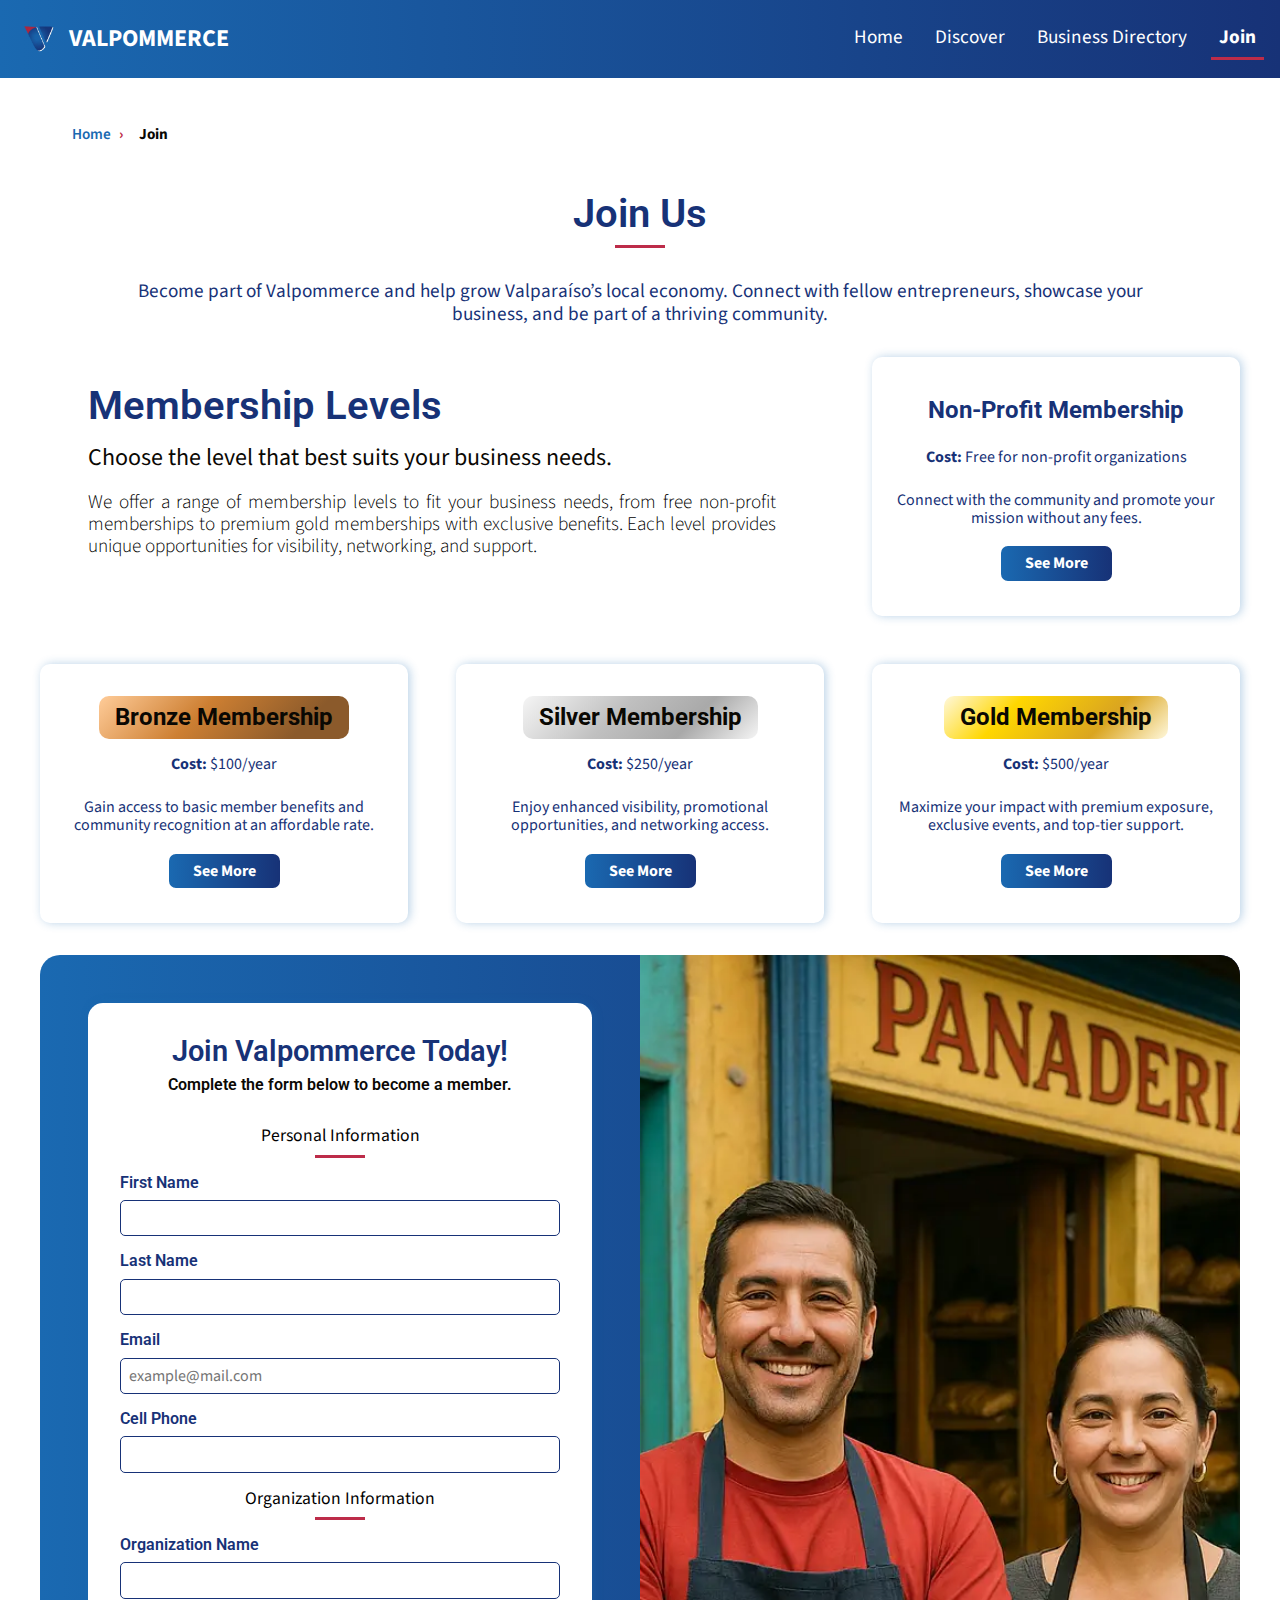
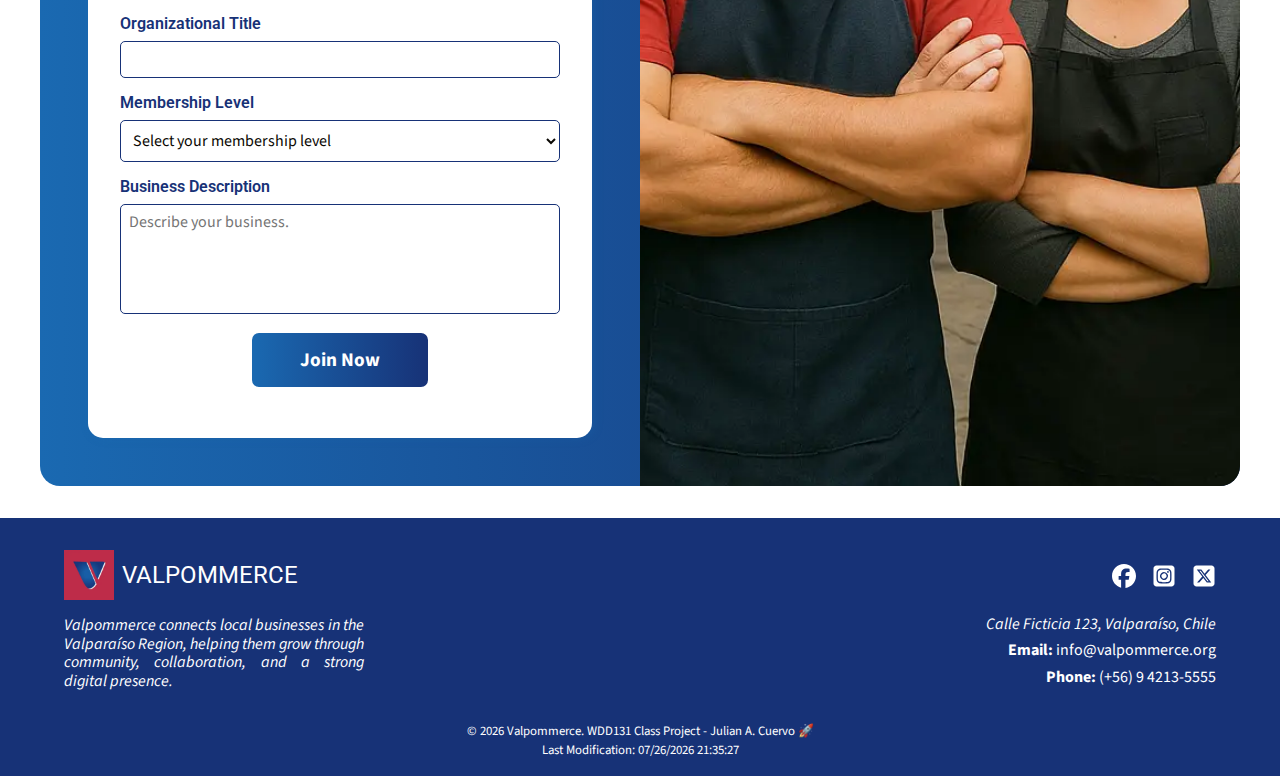
<file: final-project/join.html>
<!DOCTYPE html>
<html lang="en-US">
  <head>
    <meta charset="UTF-8">
    <meta name="viewport" content="width=device-width, initial-scale=1.0">
    <title>Valpommerce | Join Us</title>
    <!-- Metadata -->
    <meta
      name="description"
      content="Join Valpommerce and help grow Valparaíso’s local economy. Connect with fellow entrepreneurs, showcase your business, and be part of a thriving community."
  >
    <meta name="author" content="Julian A. Cuervo">
    <!-- OpenGraphs -->
    <meta property="og:title" content="Valpommerce | Join Us">
    <meta
      property="og:description"
      content="Join Valpommerce and help grow Valparaíso’s local economy. Connect with fellow entrepreneurs, showcase your business, and be part of a thriving community."
  >
    <meta
      property="og:url"
      content="https://jcuervonarvaez.github.io/wdd131/final-project/"
  >
    <meta property="og:locale" content="en_US">
    <meta
      property="og:image"
      content="https://jcuervonarvaez.github.io/wdd131/final-project/images/social-media-image.jpg"
  >
    <meta property="og:type" content="website">
    <meta property="og:site_name" content="WDD 131 - Julian A. Cuervo">
    <!-- Twitter X -->
    <meta property="twitter:card" content="summary_large_image">
    <link rel="icon" href="./favicon.ico">
    <!-- External Sources -->
    <link rel="preconnect" href="https://fonts.googleapis.com">
    <link rel="preconnect" href="https://fonts.gstatic.com" crossorigin>
    <link
      href="https://fonts.googleapis.com/css2?family=Roboto:ital,wght@0,700;1,700&family=Source+Sans+3:ital,wght@0,200..900;1,200..900&display=swap"
      rel="stylesheet"
  >
    <!-- Styles -->
    <link rel="stylesheet" href="./styles/normalize.css">
    <link rel="stylesheet" href="./styles/main.css">
    <link rel="stylesheet" href="./styles/larger.css">
    <!-- Scripts -->
    <script type="module" src="./scripts/shared.mjs"></script>
    <script src="./scripts/join.js" defer></script>
  </head>
  <body>
    <div class="layout">
      <header class="fixed">
        <div class="header-top">
          <!-- Header Logo -->
          <a href="./" class="header-branding">
            <img
              src="./images/logo-light.webp"
              alt="Valpommerce Logo"
              width="45"
              height="45"
          >
            <span>Valpommerce</span>
          </a>
          <!-- Responsive Bottom Navigation -->
          <button
            id="btn-menu-mobile"
            type="button"
            aria-label="Open Menu"
            aria-expanded="false"
            aria-controls="main-menu"
         >
            ☰
          </button>
        </div>
        <!-- Main Navigation -->
        <nav id="main-menu" aria-hidden="true">
          <a href="./" class="nav-link">Home</a>
          <a href="./discover.html" class="nav-link">Discover</a>
          <a href="./directory.html" class="nav-link">Business Directory</a>
          <a href="./join.html" class="nav-link active" aria-current="page"
           >Join</a
         >
        </nav>
      </header>
      <main>
        <div class="content-directory">
          <nav class="breadcrumb" aria-label="breadcrumb">
            <ul>
              <li><a href="./">Home</a></li>
              <li class="active" aria-current="page">Join</li>
            </ul>
          </nav>
          <h1>Join Us</h1>
          <p>
            Become part of Valpommerce and help grow Valparaíso’s local economy.
            Connect with fellow entrepreneurs, showcase your business, and be
            part of a thriving community.
          </p>
          <section class="plans">
            <div class="membership-levels">
              <h2>
                Membership Levels <br>
                <span class="subtitle"
                 >Choose the level that best suits your business needs.</span
               >
              </h2>

              <p>
                We offer a range of membership levels to fit your business
                needs, from free non-profit memberships to premium gold
                memberships with exclusive benefits. Each level provides unique
                opportunities for visibility, networking, and support.
              </p>
            </div>
            <div class="level-card" id="non-profit-info">
              <h3 class="level-title member">Non-Profit Membership</h3>
              <p><strong>Cost:</strong> Free for non-profit organizations</p>
              <p>
                Connect with the community and promote your mission without any
                fees.
              </p>
              <button
                data-modal-id="level-basic-modal"
                class="btn-modal"
                type="button"
             >
                See More
              </button>
              <dialog id="level-basic-modal">
                <h4>Non-Profit Membership Details</h4>
                <p><strong>Cost:</strong> Free for non-profit organizations.</p>
                <p>
                  This membership is ideal for non-profit entities looking to
                  engage with the community and increase awareness of their
                  mission without any financial burden.
                </p>
                <ul>
                  <li>Listing in the community directory</li>
                  <li>Access to free promotional events</li>
                  <li>Participation in local initiatives</li>
                </ul>
                <button type="button" class="close-modal">✖</button>
              </dialog>
            </div>

            <div class="level-card" id="bronze-info">
              <h3 class="level-title bronze">Bronze Membership</h3>
              <p><strong>Cost:</strong> $100/year</p>
              <p>
                Gain access to basic member benefits and community recognition
                at an affordable rate.
              </p>
              <button
                data-modal-id="level-bronze-modal"
                class="btn-modal"
                type="button"
             >
                See More
              </button>
              <dialog id="level-bronze-modal">
                <h4>Bronze Membership Details</h4>
                <p><strong>Cost:</strong> $100/year</p>
                <p>
                  The Bronze plan is perfect for small businesses or individuals
                  beginning their involvement with the community.
                </p>
                <ul>
                  <li>Basic member directory listing</li>
                  <li>Monthly newsletter inclusion</li>
                  <li>Recognition on our website</li>
                </ul>
                <button type="button" class="close-modal">✖</button>
              </dialog>
            </div>

            <div class="level-card" id="silver-info">
              <h3 class="level-title silver">Silver Membership</h3>
              <p><strong>Cost:</strong> $250/year</p>
              <p>
                Enjoy enhanced visibility, promotional opportunities, and
                networking access.
              </p>
              <button
                data-modal-id="level-silver-modal"
                class="btn-modal"
                type="button"
             >
                See More
              </button>
              <dialog id="level-silver-modal">
                <h4>Silver Membership Details</h4>
                <p><strong>Cost:</strong> $250/year</p>
                <p>
                  Silver members enjoy greater visibility and more opportunities
                  to connect and promote their business or organization.
                </p>
                <ul>
                  <li>Enhanced directory placement</li>
                  <li>Social media shoutouts</li>
                  <li>Priority access to networking events</li>
                </ul>
                <button type="button" class="close-modal">✖</button>
              </dialog>
            </div>

            <div class="level-card" id="gold-info">
              <h3 class="level-title gold">Gold Membership</h3>
              <p><strong>Cost:</strong> $500/year</p>
              <p>
                Maximize your impact with premium exposure, exclusive events,
                and top-tier support.
              </p>
              <button
                data-modal-id="level-gold-modal"
                class="btn-modal"
                type="button"
             >
                See More
              </button>
              <dialog id="level-gold-modal">
                <h4>Gold Membership Details</h4>
                <p><strong>Cost:</strong> $500/year</p>
                <p>
                  The Gold plan offers top-tier benefits, visibility, and
                  support, tailored for those seeking maximum impact and
                  exposure.
                </p>
                <ul>
                  <li>Premium directory placement</li>
                  <li>Sponsorship opportunities</li>
                  <li>Exclusive event invitations</li>
                  <li>Featured member spotlight</li>
                </ul>
                <button type="button" class="close-modal">✖</button>
              </dialog>
            </div>
          </section>
          <section class="join-form-section">
            <picture>
              <source
                srcset="./images/business-owners-lg.webp"
                media="(min-width: 1024px)"
            >
              <source
                srcset="./images/business-owners-md.webp"
                media="(min-width: 600px)"
            >
              <img
                src="./images/business-owners-sm.webp"
                alt="Four local Chilean entrepreneurs from Valparaíso"
                title="Four local Chilean entrepreneurs from Valparaíso"
                loading="lazy"
            >
            </picture>
            <form
              action="./thankyou.html"
              method="get"
              class="join-form"
              id="join-form"
           >
              <h2>
                Join Valpommerce Today!
                <span class="form-subtitle"
                 >Complete the form below to become a member.</span
               >
              </h2>
              <fieldset>
                <legend>Personal Information</legend>
                <div class="form-group">
                  <label for="firstNameField">First Name</label>
                  <input
                    id="firstNameField"
                    name="firstname"
                    title="First name is required."
                    autocomplete="given-name"
                    type="text"
                    required
                >
                </div>
                <div class="form-group">
                  <label for="lastNameField">Last Name</label>
                  <input
                    id="lastNameField"
                    name="lastname"
                    title="Last name is required."
                    autocomplete="family-name"
                    type="text"
                    required
                >
                </div>
                <div class="form-group">
                  <label for="emailField">Email</label>
                  <input
                    id="emailField"
                    name="email"
                    title="Email is required and must be a valid format."
                    autocomplete="email"
                    placeholder="example@mail.com"
                    type="email"
                    required
                >
                </div>
                <div class="form-group">
                  <label for="mobileField">Cell Phone</label>
                  <input
                    id="mobileField"
                    name="mobile-phone-number"
                    title="Phone number is required and must be a valid format."
                    autocomplete="tel"
                    type="tel"
                    required
                >
                </div>
              </fieldset>
              <fieldset>
                <legend>Organization Information</legend>
                <div class="form-group">
                  <label for="organizationNameField">Organization Name</label>
                  <input
                    id="organizationNameField"
                    name="organization-name"
                    title="Organization name is required."
                    autocomplete="organization"
                    type="text"
                    required
                >
                </div>
                <div class="form-group">
                  <label for="organizationTitleField">
                    Organizational Title
                  </label>
                  <input
                    id="organizationTitleField"
                    name="organization-title"
                    title="Only letters, spaces, and hyphens are allowed. Minimum 7 characters."
                    autocomplete="organization-title"
                    pattern="^[A-Za-z\- ]{7,}$"
                    type="text"
                    required
                >
                </div>
                <div class="form-group">
                  <label for="membership-level">Membership Level</label>
                  <select
                    id="membership-level"
                    name="membership_level"
                    required
                 >
                    <option value="" disabled selected>
                      Select your membership level
                    </option>
                    <option value="np">
                      NP Membership (Non-profit, no fee)
                    </option>
                    <option value="bronze">Bronze Membership</option>
                    <option value="silver">Silver Membership</option>
                    <option value="gold">Gold Membership</option>
                  </select>
                </div>
                <div class="form-group">
                  <label for="descriptionField">Business Description</label>
                  <textarea
                    id="descriptionField"
                    name="description"
                    title="Business description is required."
                    placeholder="Describe your business."
                    rows="5"
                    required
                 ></textarea>
                </div>
              </fieldset>
              <div class="form-group">
                <input type="hidden" name="timestamp" id="timestamp-input">
                <button type="submit" id="sendFormJoin">Join Now</button>
              </div>
            </form>
          </section>
        </div>
      </main>
      <footer>
        <div class="footer-top">
          <div class="footer-branding">
            <a href="./" class="logo-footer">
              <img
                src="./images/logo-dark.webp"
                alt="logo of Valpommerce"
                title="logo of Valpommerce"
                width="45"
                height="45"
                loading="lazy"
            >
              <span>VALPOMMERCE</span>
            </a>
            <p class="footer-description">
              Valpommerce connects local businesses in the Valparaíso Region,
              helping them grow through community, collaboration, and a strong
              digital presence.
            </p>
          </div>

          <ul>
            <li>Calle Ficticia 123, Valpara&iacute;so, Chile</li>
            <li>
              <a href="mailto:info@example.cl"
               ><b>Email: </b>info@valpommerce.org</a
             >
            </li>
            <li>
              <a href="tel:+56942135555"><b>Phone: </b>(+56) 9 4213-5555</a>
            </li>
          </ul>
          <div class="social-networks">
            <a href="https://facebook.com" rel="noopener" target="_blank">
              <img
                src="./images/facebook-brands.svg"
                alt="Facebook"
                width="24"
                height="24"
            >
            </a>

            <a href="https://instagram.com" rel="noopener" target="_blank">
              <img
                src="./images/instagram-brands.svg"
                alt="Instagram"
                width="24"
                height="24"
            >
            </a>

            <a href="https://twitter.com" rel="noopener" target="_blank">
              <img
                src="./images/twitter-brands.svg"
                alt="X"
                width="24"
                height="24"
            >
            </a>
          </div>
        </div>
        <div class="footer-bottom">
          <p class="copyright">
            &copy;
            <span id="currentYear"></span> Valpommerce. WDD131 Class Project -
            Julian A. Cuervo 🚀
          </p>
          <p id="lastModified"></p>
        </div>
      </footer>
    </div>
  </body>
</html>
</file>
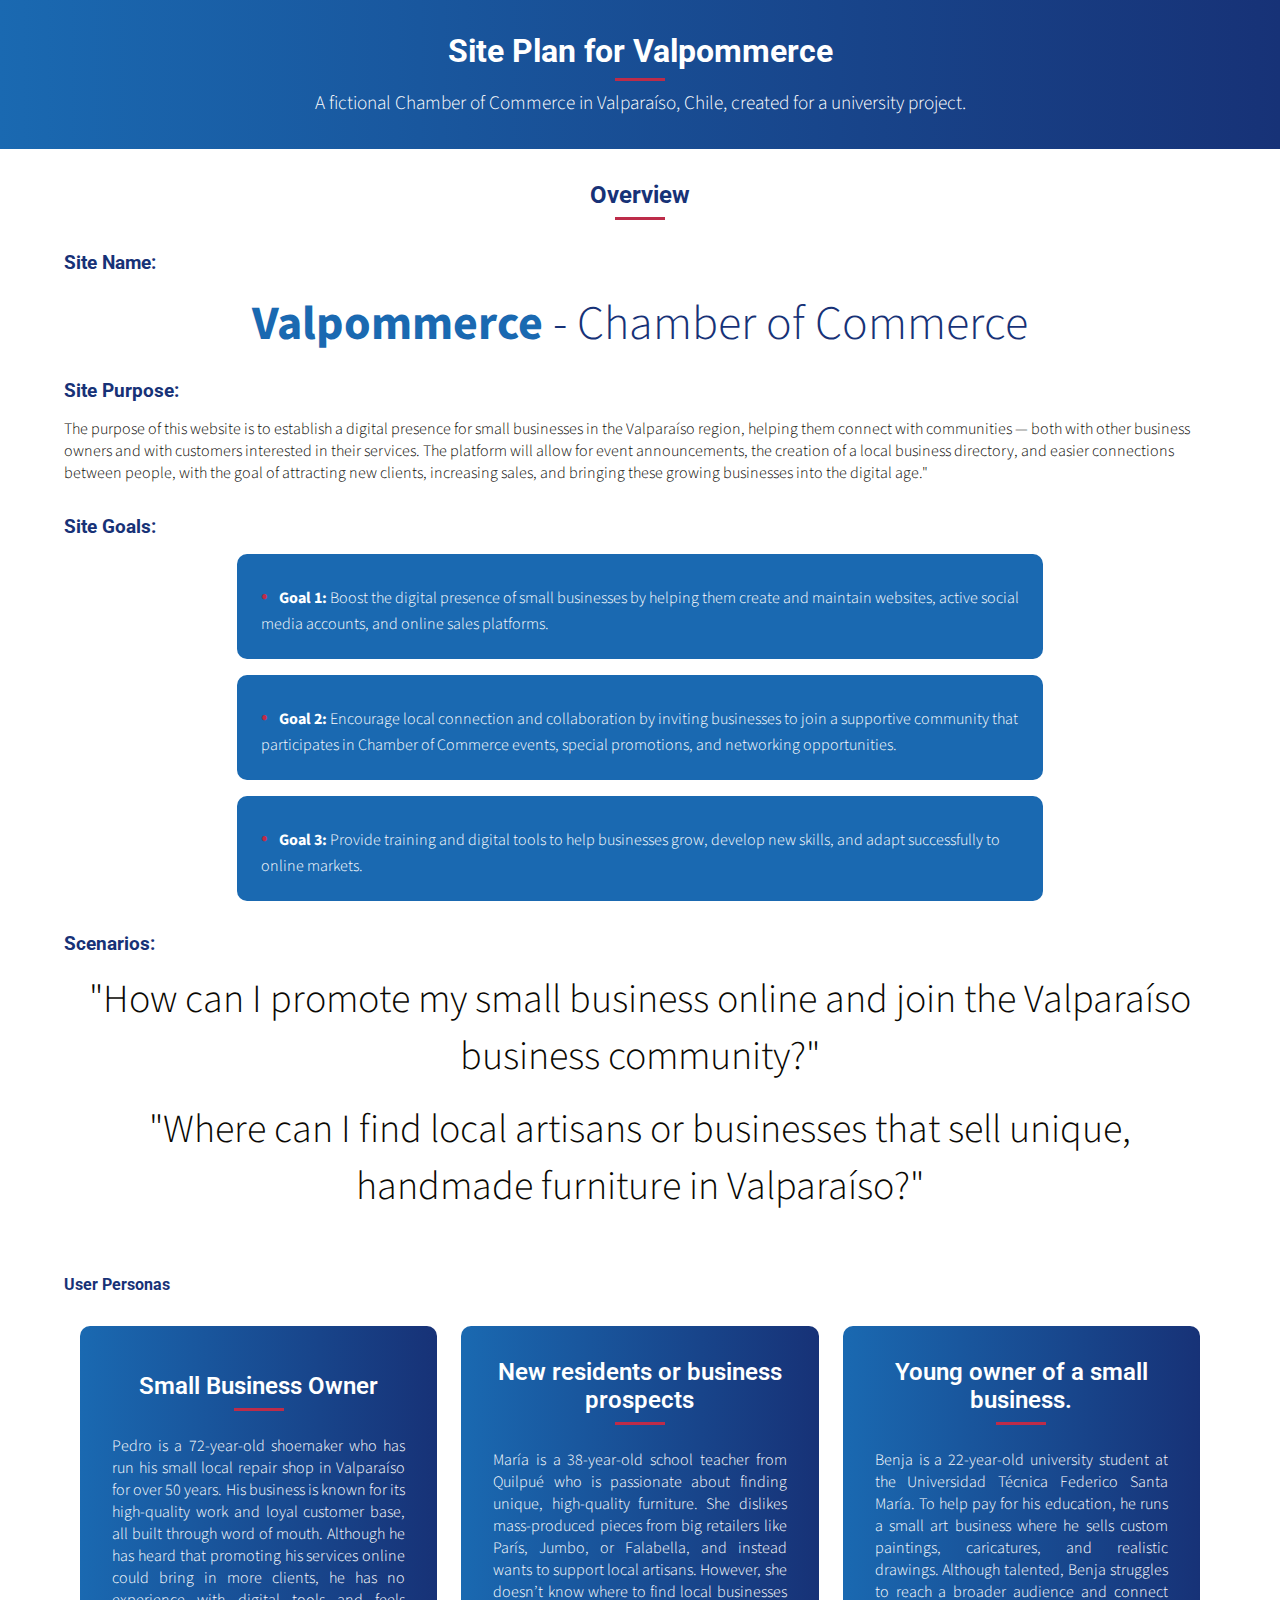
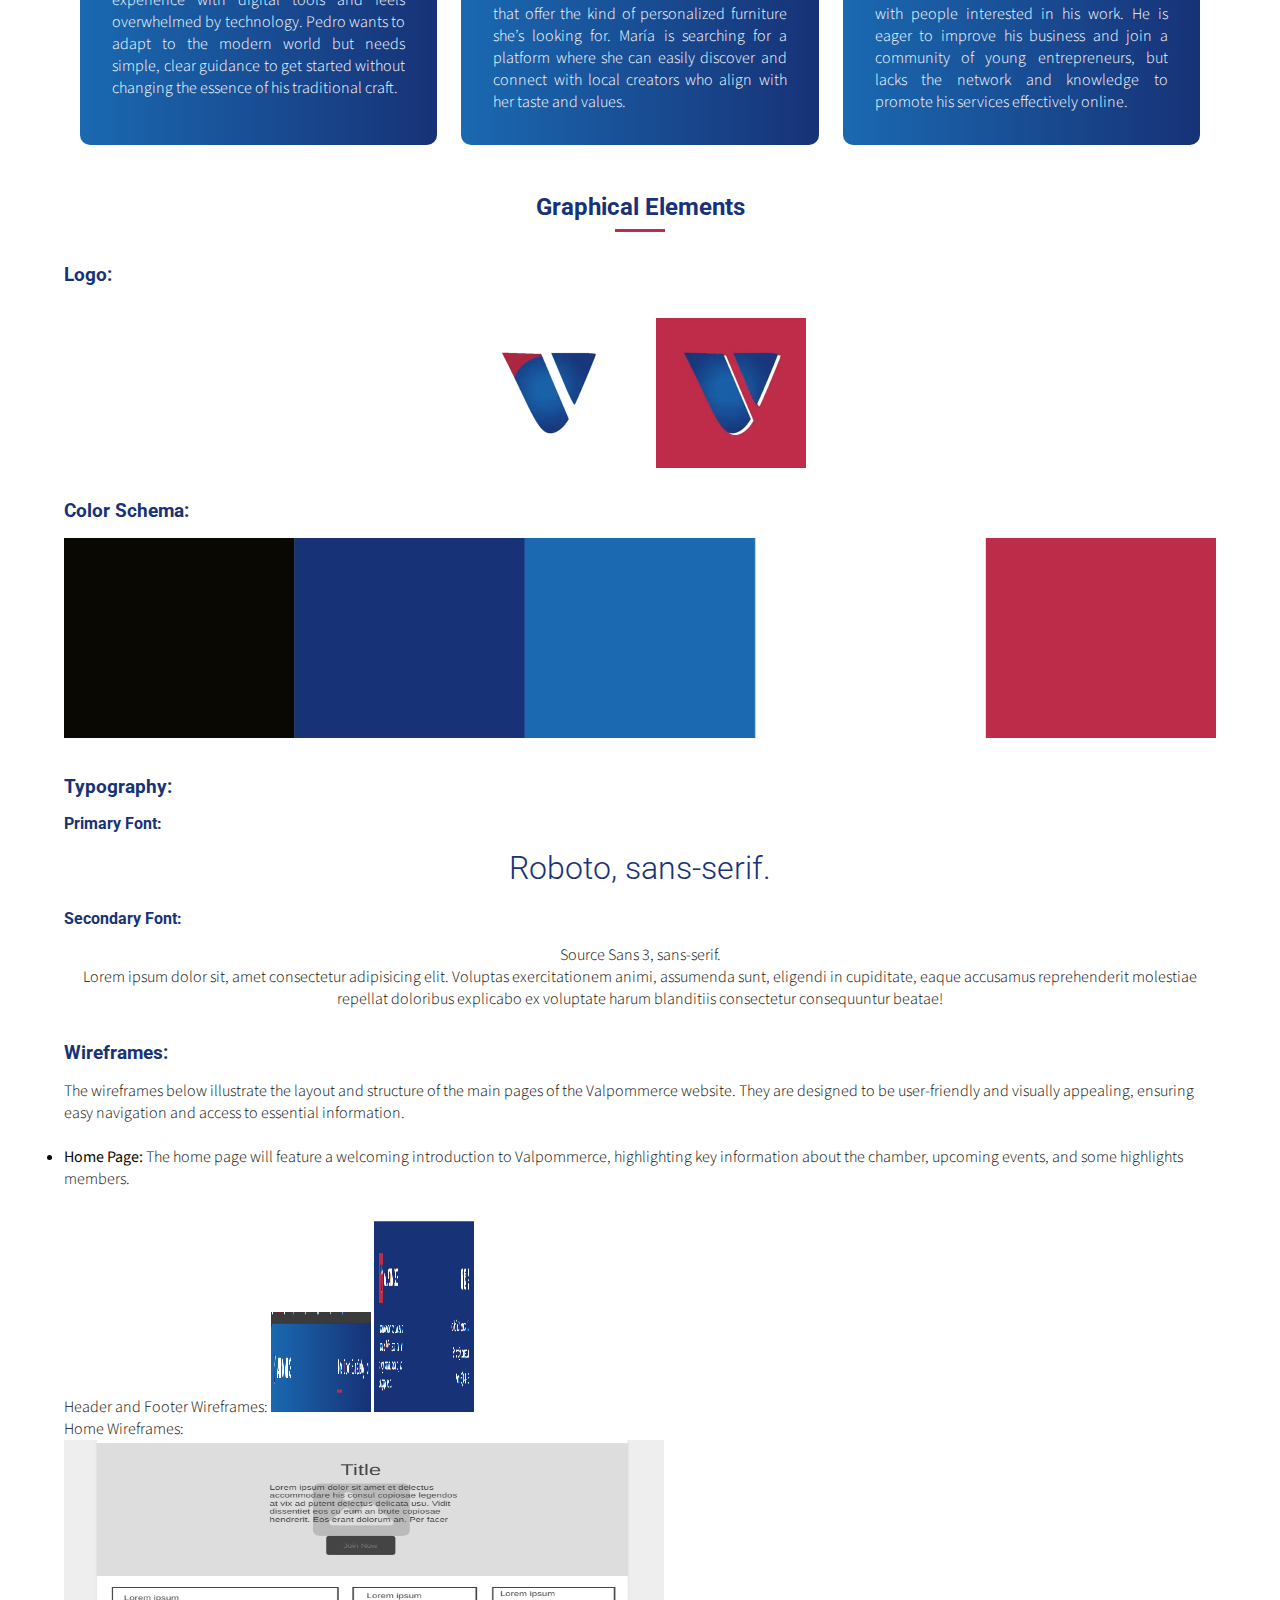
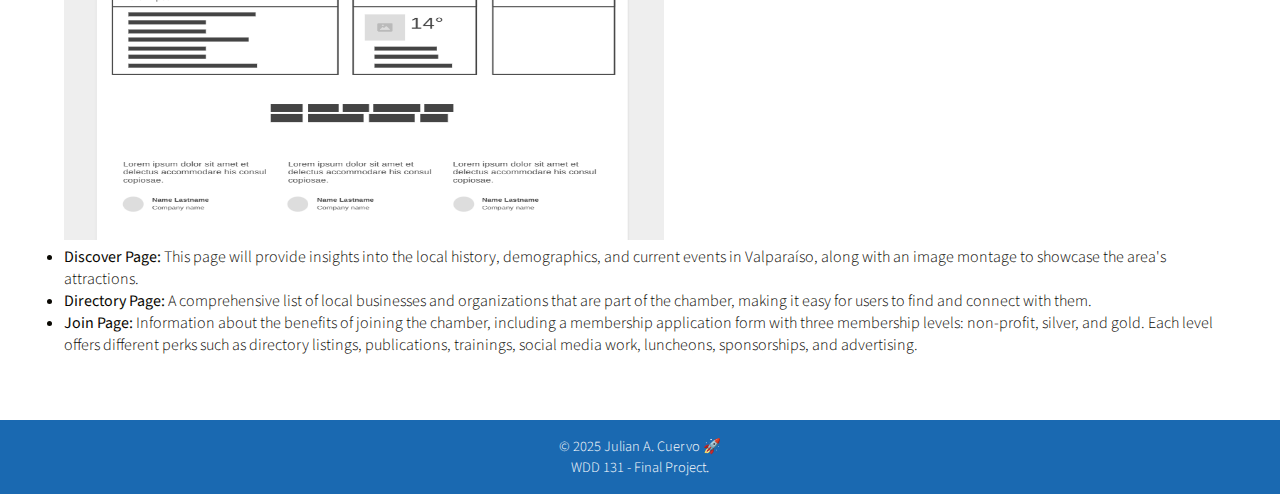
<file: final-project/siteplan.html>
<!DOCTYPE html>
<html lang="en-US">
  <head>
    <meta charset="UTF-8">
    <meta name="viewport" content="width=device-width, initial-scale=1.0">
    <title>Final Project: Site Plan Valpomerce | WDD 131</title>
    <meta
      name="description"
      content="University project site plan for Valpommerce, a fictional Chamber of Commerce in Valparaíso, Chile."
   >
    <meta name="author" content="Julian A. Cuervo">
    <link rel="icon" href="./favicon.ico">
    <!-- External Sources -->
    <link rel="preconnect" href="https://fonts.googleapis.com">
    <link rel="preconnect" href="https://fonts.gstatic.com" crossorigin>
    <link
      href="https://fonts.googleapis.com/css2?family=Roboto:ital,wght@0,700;1,700&family=Source+Sans+3:ital,wght@0,200..900;1,200..900&display=swap"
      rel="stylesheet"
   >
    <!-- Internal Styles -->
    <link rel="stylesheet" href="./styles/siteplan.css">
  </head>
  <body>
    <header>
      <div class="title-wrapper">
        <h1>Site Plan for Valpommerce</h1>
        <p class="subtitle">
          A fictional Chamber of Commerce in Valparaíso, Chile, created for a
          university project.
        </p>
      </div>
    </header>
    <main>
      <h2>Overview</h2>
      <section class="general-info">
        <h3>Site Name:</h3>
        <p class="site-name"><b>Valpommerce</b> - Chamber of Commerce</p>
        <br>
        <h3>Site Purpose:</h3>
        <p>
          The purpose of this website is to establish a digital presence for
          small businesses in the Valparaíso region, helping them connect with
          communities — both with other business owners and with customers
          interested in their services. The platform will allow for event
          announcements, the creation of a local business directory, and easier
          connections between people, with the goal of attracting new clients,
          increasing sales, and bringing these growing businesses into the
          digital age."
        </p>
      </section>
      <section class="goals">
        <h3>Site Goals:</h3>
        <ul>
          <li>
            <b>Goal 1:</b> Boost the digital presence of small businesses by
            helping them create and maintain websites, active social media
            accounts, and online sales platforms.
          </li>
          <li>
            <b>Goal 2:</b> Encourage local connection and collaboration by
            inviting businesses to join a supportive community that participates
            in Chamber of Commerce events, special promotions, and networking
            opportunities.
          </li>
          <li>
            <b>Goal 3:</b> Provide training and digital tools to help businesses
            grow, develop new skills, and adapt successfully to online markets.
          </li>
        </ul>
      </section>
      <section class="scenarios">
        <h3>Scenarios:</h3>
        <p class="scenario">
          "How can I promote my small business online and join the Valparaíso
          business community?"
        </p>
        <p class="scenario">
          "Where can I find local artisans or businesses that sell unique,
          handmade furniture in Valparaíso?"
        </p>
        <br>

        <br>
        <h4>User Personas</h4>
        <div class="cards-user-personas">
          <div class="user-persona">
            <h5>Small Business Owner</h5>
            <p>
              Pedro is a 72-year-old shoemaker who has run his small local
              repair shop in Valparaíso for over 50 years. His business is known
              for its high-quality work and loyal customer base, all built
              through word of mouth. Although he has heard that promoting his
              services online could bring in more clients, he has no experience
              with digital tools and feels overwhelmed by technology. Pedro
              wants to adapt to the modern world but needs simple, clear
              guidance to get started without changing the essence of his
              traditional craft.
            </p>
          </div>
          <div class="user-persona">
            <h5>New residents or business prospects</h5>
            <p>
              María is a 38-year-old school teacher from Quilpué who is
              passionate about finding unique, high-quality furniture. She
              dislikes mass-produced pieces from big retailers like París,
              Jumbo, or Falabella, and instead wants to support local artisans.
              However, she doesn’t know where to find local businesses that
              offer the kind of personalized furniture she’s looking for. María
              is searching for a platform where she can easily discover and
              connect with local creators who align with her taste and values.
            </p>
          </div>
          <div class="user-persona">
            <h5>Young owner of a small business.</h5>
            <p>
              Benja is a 22-year-old university student at the Universidad
              Técnica Federico Santa María. To help pay for his education, he
              runs a small art business where he sells custom paintings,
              caricatures, and realistic drawings. Although talented, Benja
              struggles to reach a broader audience and connect with people
              interested in his work. He is eager to improve his business and
              join a community of young entrepreneurs, but lacks the network and
              knowledge to promote his services effectively online.
            </p>
          </div>
        </div>
      </section>
      <h2>Graphical Elements</h2>
      <section class="logos">
        <h3>Logo:</h3>
        <div class="logos-wrapper">
          <img
            src="./images/logo-light.webp"
            alt="Valponmerce logo light version"
            title="Valpormerce Logo light version"
            class="logo-light"
            width="150"
            height="150"
         >
          <img
            src="./images/logo-dark.webp"
            alt="Valponmerce logo dark version"
            title="Valpormerce Logo dark version"
            class="logo-dark"
            width="150"
            height="150"
         >
        </div>
      </section>
      <section class="colors-pallete">
        <h3>Color Schema:</h3>
        <img
          src="./images//colorkit.png"
          alt="colorkit screenshot"
          title="Colorkit screenshot"
          width="400"
          height="150"
       >
      </section>
      <section class="typography">
        <h3>Typography:</h3>
        <h4>Primary Font:</h4>
        <p class="typography-example-roboto">Roboto, sans-serif.</p>
        <br>
        <h4>Secondary Font:</h4>
        <p class="typography-example-source-sans">
          Source Sans 3, sans-serif.<br>
          Lorem ipsum dolor sit, amet consectetur adipisicing elit. Voluptas
          exercitationem animi, assumenda sunt, eligendi in cupiditate, eaque
          accusamus reprehenderit molestiae repellat doloribus explicabo ex
          voluptate harum blanditiis consectetur consequuntur beatae!
        </p>
      </section>

      <section class="wireframes">
        <h3>Wireframes:</h3>
        <p>
          The wireframes below illustrate the layout and structure of the main
          pages of the Valpommerce website. They are designed to be
          user-friendly and visually appealing, ensuring easy navigation and
          access to essential information.
        </p>
        <br>
        <ul>
          <li>
            <b>Home Page:</b> The home page will feature a welcoming
            introduction to Valpommerce, highlighting key information about the
            chamber, upcoming events, and some highlights members.
            <br>
            <br>
            <span> Header and Footer Wireframes: </span>
            <img
              src="./images/header-wiframe.png"
              alt="Home Page Wireframe"
              title="Home Page Wireframe"
              width="100"
              height="100"
           >
            <img
              src="./images/footer-wiframe.png"
              alt="Footer Wireframe"
              title="Footer Wireframe"
              width="100"
              height="200"
           >
            <br>
            <span> Home Wireframes: </span>
            <br>
            <img
              src="./images/Home-wiframe.png"
              alt="Home Page Wireframe"
              title="Home Page Wireframe"
              width="600"
              height="400"
           >
          </li>
          <li>
            <b>Discover Page:</b> This page will provide insights into the local
            history, demographics, and current events in Valparaíso, along with
            an image montage to showcase the area's attractions.
          </li>
          <li>
            <b>Directory Page:</b> A comprehensive list of local businesses and
            organizations that are part of the chamber, making it easy for users
            to find and connect with them.
          </li>
          <li>
            <b>Join Page:</b> Information about the benefits of joining the
            chamber, including a membership application form with three
            membership levels: non-profit, silver, and gold. Each level offers
            different perks such as directory listings, publications, trainings,
            social media work, luncheons, sponsorships, and advertising.
          </li>
        </ul>
      </section>
    </main>
    <footer>
      <p>
        &copy; 2025 Julian A. Cuervo 🚀 <br>
        WDD 131 - Final Project.
      </p>
    </footer>
  </body>
</html>
</file>
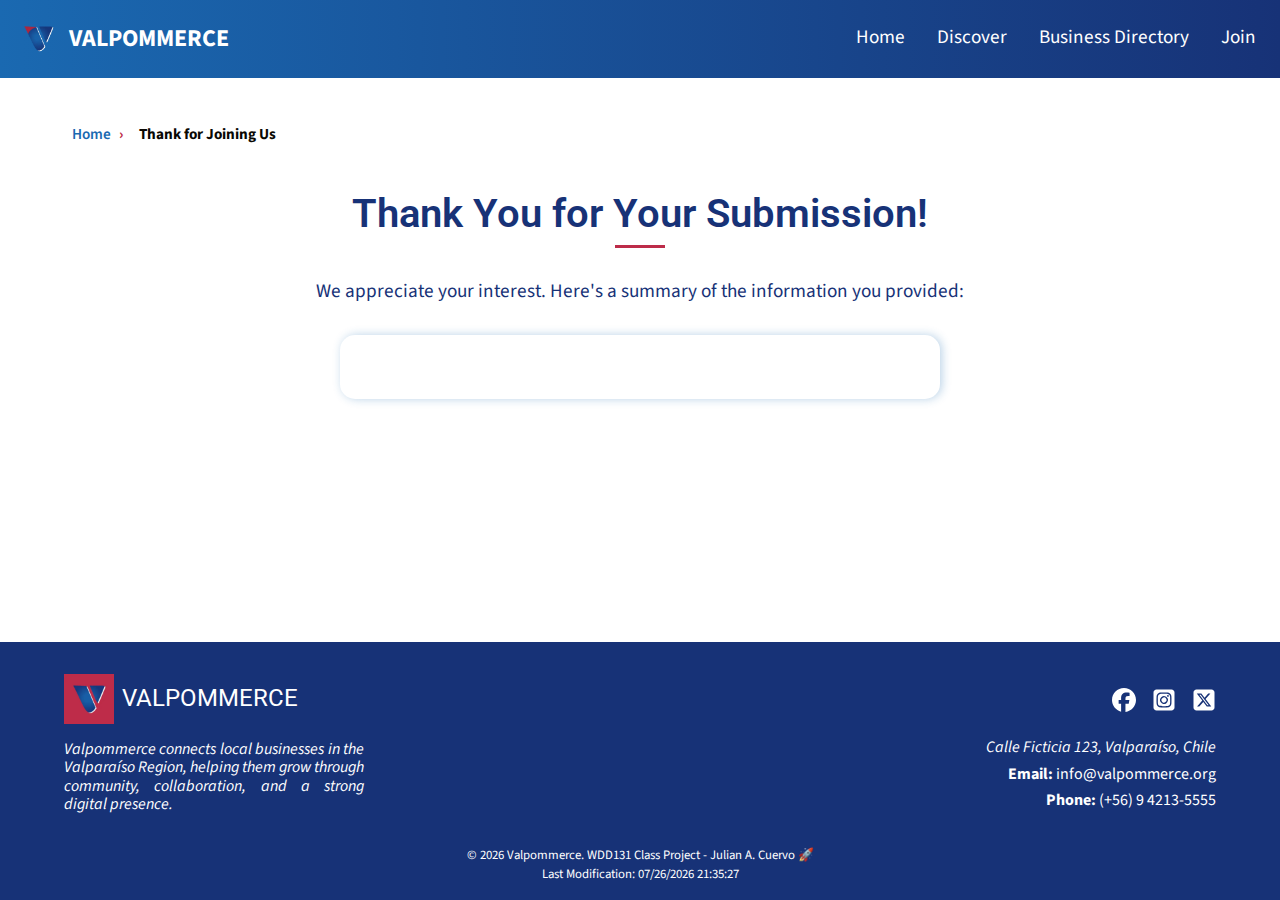
<file: final-project/thankyou.html>
<!DOCTYPE html>
<html lang="en-US">
  <head>
    <meta charset="UTF-8">
    <meta name="viewport" content="width=device-width, initial-scale=1.0">
    <title>Valpommerce | Thanks for Joining Us</title>
    <!-- Metadata -->
    <meta
      name="description"
      content="Thank you for joining Valpommerce! Your support helps us connect local businesses in the Valparaíso Region, fostering community and collaboration."
   >
    <meta name="author" content="Julian A. Cuervo">
    <!-- OpenGraphs -->
    <meta property="og:title" content="Valpommerce | Thanks for Joining Us">
    <meta
      property="og:description"
      content="Thank you for joining Valpommerce! Your support helps us connect local businesses in the Valparaíso Region, fostering community and collaboration."
   >
    <meta
      property="og:url"
      content="https://jcuervonarvaez.github.io/wdd131/final-project/"
   >
    <meta property="og:locale" content="en_US">
    <meta
      property="og:image"
      content="https://jcuervonarvaez.github.io/wdd131/final-project/images/social-media-image.jpg"
   >
    <meta property="og:type" content="website">
    <meta property="og:site_name" content="WDD 131 - Julian A. Cuervo">
    <!-- Twitter X -->
    <meta property="twitter:card" content="summary_large_image">
    <link rel="icon" href="./favicon.ico">
    <!-- External Sources -->
    <link rel="preconnect" href="https://fonts.googleapis.com">
    <link rel="preconnect" href="https://fonts.gstatic.com" crossorigin>
    <link
      href="https://fonts.googleapis.com/css2?family=Roboto:ital,wght@0,700;1,700&family=Source+Sans+3:ital,wght@0,200..900;1,200..900&display=swap"
      rel="stylesheet"
   >
    <!-- Styles -->
    <link rel="stylesheet" href="./styles/normalize.css">
    <link rel="stylesheet" href="./styles/main.css">
    <link rel="stylesheet" href="./styles/larger.css">
    <!-- Scripts -->
    <script type="module" src="./scripts/shared.mjs"></script>
    <script src="./scripts/thanks.js" defer></script>
  </head>
  <body>
    <div class="layout">
      <header class="fixed">
        <div class="header-top">
          <!-- Header Logo -->
          <a href="./" class="header-branding">
            <img
              src="./images/logo-light.webp"
              alt="Valpommerce Logo"
              width="45"
              height="45"
           >
            <span>Valpommerce</span>
          </a>
          <!-- Responsive Bottom Navigation -->
          <button
            id="btn-menu-mobile"
            type="button"
            aria-label="Open Menu"
            aria-expanded="false"
            aria-controls="main-menu"
         >
            ☰
          </button>
        </div>
        <!-- Main Navigation -->
        <nav id="main-menu" aria-hidden="true">
          <a href="./" class="nav-link">Home</a>
          <a href="./discover.html" class="nav-link">Discover</a>
          <a href="./directory.html" class="nav-link">Business Directory</a>
          <a href="./join.html" class="nav-link">Join</a>
        </nav>
      </header>
      <main>
        <div class="content-directory">
          <nav class="breadcrumb" aria-label="breadcrumb">
            <ul>
              <li><a href="./">Home</a></li>
              <li class="active" aria-current="page">Thank for Joining Us</li>
            </ul>
          </nav>
          <h1>Thank You for Your Submission!</h1>
          <p>
            We appreciate your interest. Here's a summary of the information you
            provided:
          </p>
          <div id="submission-data"></div>
        </div>
      </main>
      <footer>
        <div class="footer-top">
          <div class="footer-branding">
            <a href="./" class="logo-footer">
              <img
                src="./images/logo-dark.webp"
                alt="logo of Valpommerce"
                title="logo of Valpommerce"
                width="45"
                height="45"
                loading="lazy"
             >
              <span>VALPOMMERCE</span>
            </a>
            <p class="footer-description">
              Valpommerce connects local businesses in the Valparaíso Region,
              helping them grow through community, collaboration, and a strong
              digital presence.
            </p>
          </div>

          <ul>
            <li>Calle Ficticia 123, Valpara&iacute;so, Chile</li>
            <li>
              <a href="mailto:info@example.cl"
               ><b>Email: </b>info@valpommerce.org</a
             >
            </li>
            <li>
              <a href="tel:+56942135555"><b>Phone: </b>(+56) 9 4213-5555</a>
            </li>
          </ul>
          <div class="social-networks">
            <a href="https://facebook.com" rel="noopener" target="_blank">
              <img
                src="./images/facebook-brands.svg"
                alt="Facebook"
                width="24"
                height="24"
             >
            </a>

            <a href="https://instagram.com" rel="noopener" target="_blank">
              <img
                src="./images/instagram-brands.svg"
                alt="Instagram"
                width="24"
                height="24"
             >
            </a>

            <a href="https://twitter.com" rel="noopener" target="_blank">
              <img
                src="./images/twitter-brands.svg"
                alt="X"
                width="24"
                height="24"
             >
            </a>
          </div>
        </div>
        <div class="footer-bottom">
          <p class="copyright">
            &copy;
            <span id="currentYear"></span> Valpommerce. WDD131 Class Project -
            Julian A. Cuervo 🚀
          </p>
          <p id="lastModified"></p>
        </div>
      </footer>
    </div>
  </body>
</html>
</file>
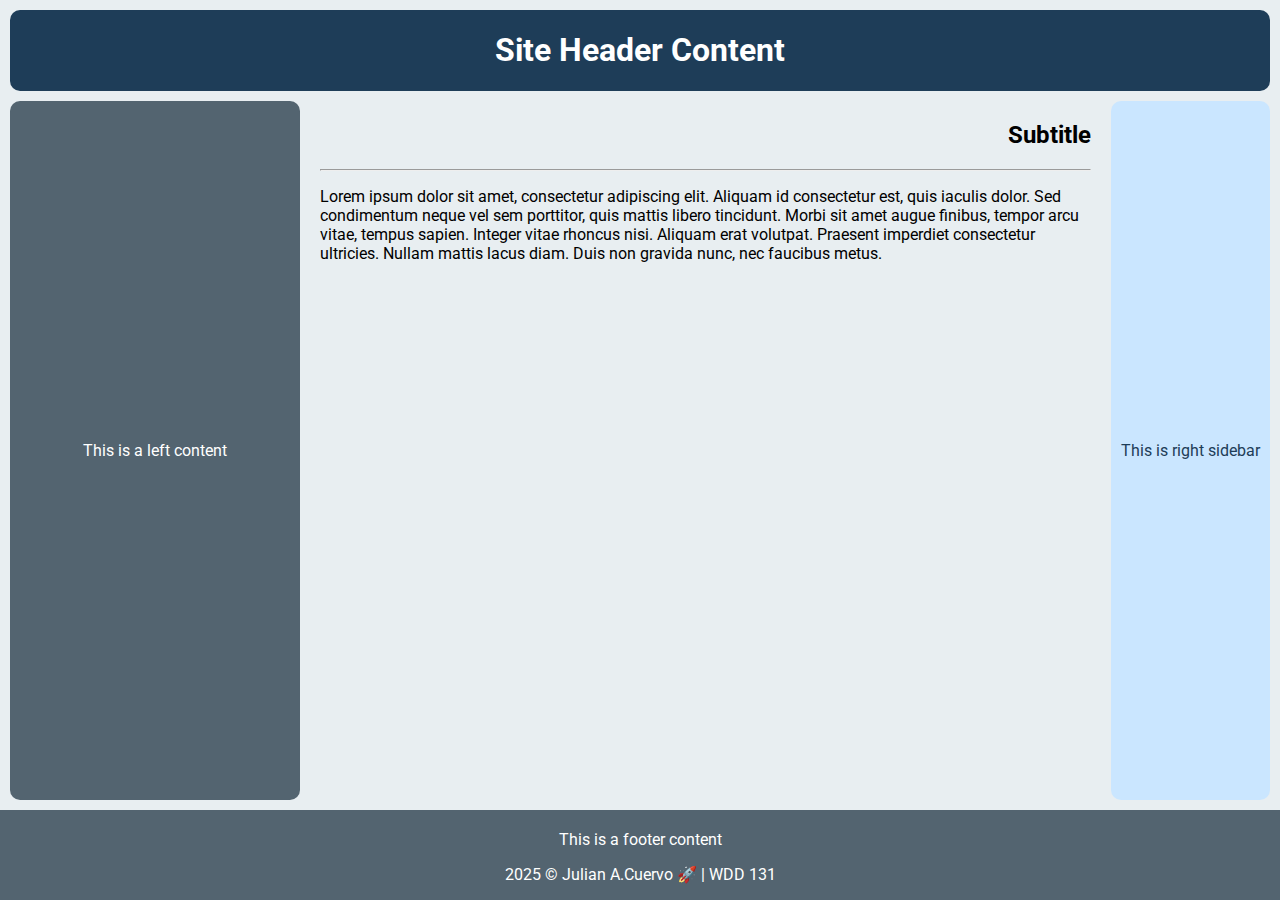
<file: week01/basic-layout.html>
<!DOCTYPE html>
<html lang="en">
  <head>
    <meta charset="UTF-8" />
    <meta name="description" content="Is an html layout example on week 01" />
    <meta name="keywords" content="Layout, HTML and CSS" />
    <meta name="author" content="Julian A. Cuervo" />
    <meta name="viewport" content="width=device-width, initial-scale=1.0" />
    <title>Julian A. Cuervo | WDD 131</title>
    <link rel="stylesheet" href="styles/layout.css" />
    <link rel="preconnect" href="https://fonts.googleapis.com" />
    <link rel="preconnect" href="https://fonts.gstatic.com" crossorigin />
    <link
      href="https://fonts.googleapis.com/css2?family=Roboto:ital,wght@0,100..900;1,100..900&display=swap"
      rel="stylesheet"
    />
  </head>
  <body>
    <header>
      <h1>Site Header Content</h1>
    </header>
    <aside class="left-sidebar">
      <p>This is a left content</p>
    </aside>
    <main>
      <h2>Subtitle</h2>
      <hr />
      <p>
        Lorem ipsum dolor sit amet, consectetur adipiscing elit. Aliquam id
        consectetur est, quis iaculis dolor. Sed condimentum neque vel sem
        porttitor, quis mattis libero tincidunt. Morbi sit amet augue finibus,
        tempor arcu vitae, tempus sapien. Integer vitae rhoncus nisi. Aliquam
        erat volutpat. Praesent imperdiet consectetur ultricies. Nullam mattis
        lacus diam. Duis non gravida nunc, nec faucibus metus.
      </p>
    </main>
    <aside class="right-sidebar">
      <p>This is right sidebar</p>
    </aside>
    <footer>
        <span>This is a footer content</span>
      <p>2025 &copy; Julian A.Cuervo 🚀 | WDD 131</p>
    </footer>
  </body>
</html>
</file>
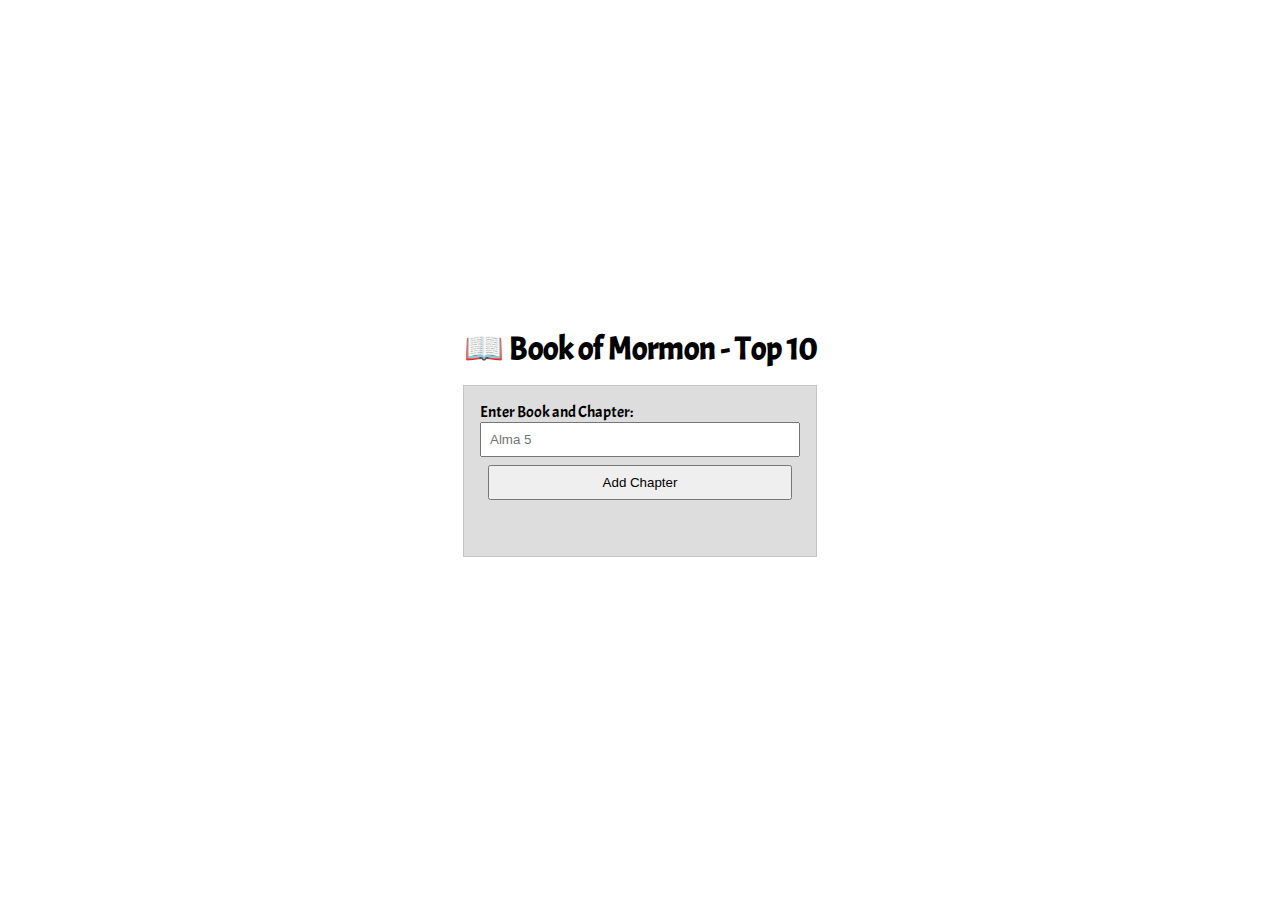
<file: week02/bom.html>
<!DOCTYPE html>
<html lang="en">

<head>
    <meta charset="UTF-8">
    <meta name="viewport" content="width=device-width, initial-scale=1.0">
    <title>This Book of Mormon application</title>
    <meta name="description"
        content="Easily save and view your favorite Book of Mormon chapters in a live-updating list. Add or delete entries instantly with this simple and intuitive app.">
    <meta name="author" content="Julian A. Cuervo">
    <link rel="preconnect" href="https://fonts.googleapis.com">
    <link rel="preconnect" href="https://fonts.gstatic.com" crossorigin>
    <link
        href="https://fonts.googleapis.com/css2?family=Acme&display=swap"
        rel="stylesheet">
    <link rel="stylesheet" href="./styles/bom.css">
    <script src="./scripts/bom.js" defer></script>
</head>

<body>
    <h1>📖 Book of Mormon - Top 10</h1>
    <main>
        <label for="favchap">Enter Book and Chapter: </label>
        <input type="text" id="favchap" placeholder="Alma 5">
        <button type="submit">Add Chapter</button>
        <ul id="list"></ul>
    </main>
</body>

</html>
</file>
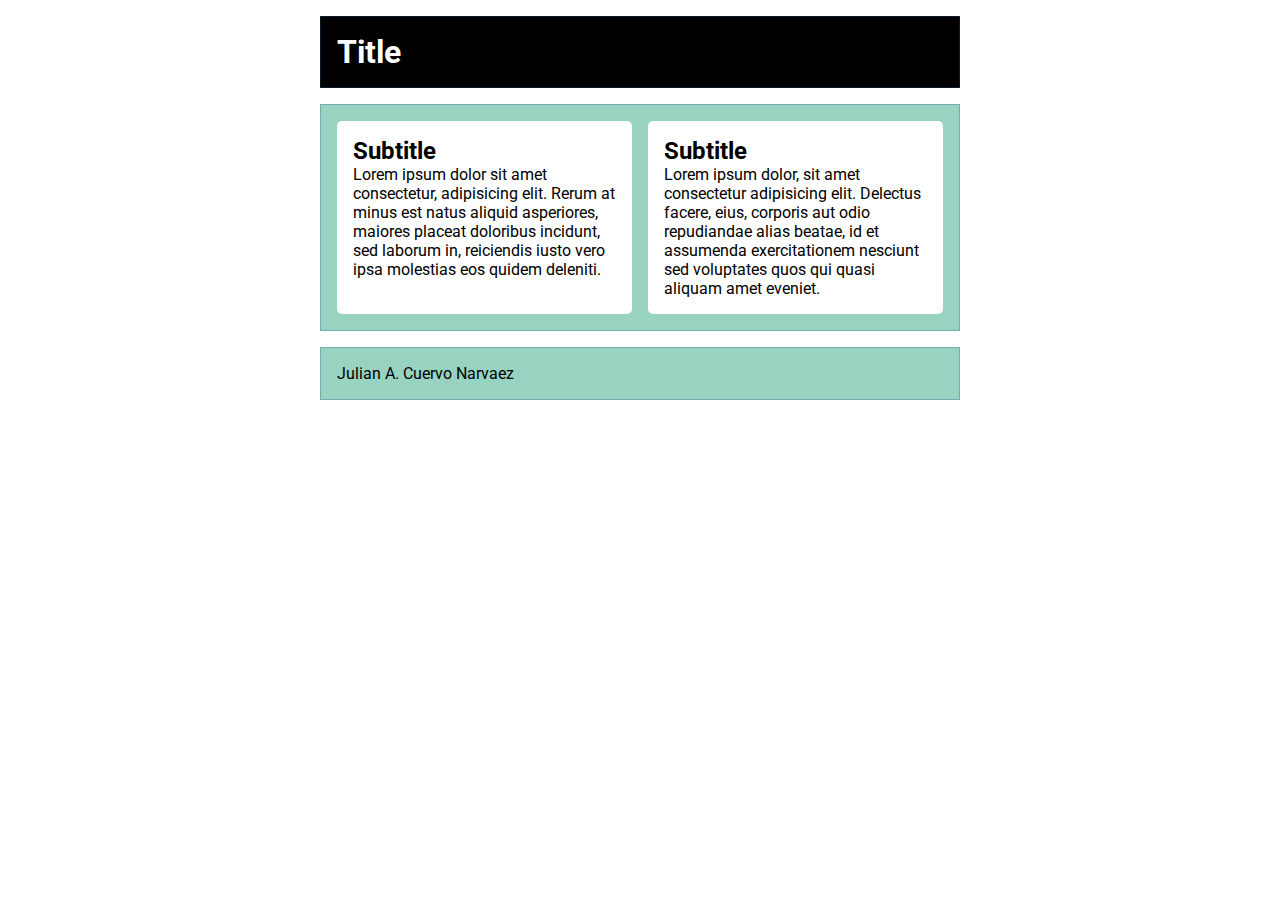
<file: week02/media-query.html>
<!DOCTYPE html>
<html lang="en-US">

<head>
    <meta charset="UTF-8">
    <meta name="viewport" content="width=device-width, initial-scale=1.0">
    <title>WDD 131 - Media Query Example</title>
    <meta name="description" content="Media query learning activity example page.">
    <meta name="author" content="Julian A. Cuervo">
    <!-- Style -->
    <link rel="preconnect" href="https://fonts.googleapis.com">
    <link rel="preconnect" href="https://fonts.gstatic.com" crossorigin>
    <link href="https://fonts.googleapis.com/css2?family=Roboto&display=swap" rel="stylesheet">
    <link rel="stylesheet" href="./styles/media-query.css">
    <link rel="stylesheet" href="./styles/media-query-large.css">
</head>

<body>
    <header>
        <h1>Title</h1>
    </header>
    <main>
        <section>
            <h2>Subtitle</h2>
            <p>Lorem ipsum dolor sit amet consectetur, adipisicing elit. Rerum at minus est natus aliquid
                asperiores, maiores placeat doloribus incidunt, sed laborum in, reiciendis iusto vero ipsa molestias
                eos quidem deleniti.</p>
        </section>
        <section>
            <h2>Subtitle</h2>
            <p>Lorem ipsum dolor, sit amet consectetur adipisicing elit. Delectus facere, eius, corporis aut odio
                repudiandae alias beatae, id et assumenda exercitationem nesciunt sed voluptates quos qui quasi
                aliquam amet eveniet.</p>
        </section>
    </main>
    <footer>
        <p>
            Julian A. Cuervo Narvaez
        </p>
    </footer>

</body>

</html>
</file>
<file: styles/base.css>
:root {
  --color-bg: #1e1e2f;
  --color-surface: #f5f7fa;
  --color-text: #2b2d42;
  --color-text-secondary: #d4d4dc;
  --color-primary: #3a86ff;
  --color-accent: #2ec4b6;
}
* {
  box-sizing: border-box;
  margin: 0;
  padding: 0;
}

body {
  display: grid;
  grid-template: auto 1fr auto / 1fr;
  font-family: "Inter", sans-serif;
  height: 100vh;
  background-color: var(--color-bg);
  color: var(--color-text);
}

h1 {
  display: flex;
  align-items: center;
  justify-content: center;
  flex-wrap: wrap;
  gap: 0.5rem;
  font-family: "Manrope", sans-serif;
  font-weight: 700;
  font-size: 2rem;
  text-align: center;
  color: #fff;
  padding: 15px 25px;
}

h1 span:last-child {
  color: var(--color-text-secondary);
  font-size: 1.5rem;
  font-weight: 900;
}

header,
footer,
main {
  grid-column: 1/2;
}

header {
  background-color: va;
}

header nav {
  display: flex;
  flex-wrap: wrap;
  justify-content: center;
  margin: 10px;
}

header nav a {
  flex: 1;
  text-align: center;
  font-family: "Manrope", sans-serif;
  font-size: 1rem;
  font-weight: 300;
  padding: 6px 0;
  margin: 0px 15px;
  text-decoration: none;
  color: var(--color-text-secondary);
  border-bottom: solid 2px var(--color-primary);
}

header nav a:hover {
  color: var(--color-accent);
  padding: 0px;
  border-bottom: 6px solid var(--color-accent);
}

footer {
  display: flex;
  flex-direction: column;
  gap: 0.5rem;
  justify-content: center;
  align-items: center;
  color: var(--color-text-secondary);
  margin-bottom: 15px;
  margin-top: 10px;
}

main {
  display: grid;
  grid-template-columns: 2fr 1fr;
  max-width: 1200px;
  margin: 0 auto;
}

.card {
  margin: 15px;
  border-radius: 15px;
  box-shadow: rgba(1, 1, 1, 5) 15px 15px 25px;
}

.card:first-child {
  grid-column: 1/2;
  background-color: var(--color-surface);
}

.card:last-child {
  grid-column: 2/3;
  background-color: var(--color-surface);
}

.card h2 {
  padding: 20px;
  font-family: "Manrope", sans-serif;
  font-size: 1.5rem;
  font-weight: 700;
  color: var(--color-bg);
  text-align: center;
  border-radius: 15px 15px 0 0;
  background-color: var(--color-accent);
}

.card p {
  padding: 20px;
}

@media (max-width: 768px) {
  main {
    grid-template-columns: 1fr;
  }
  .card {
    margin: 15px 25px;
  }
  .card:first-child {
    grid-column: 1/2;
  }
  .card:last-child {
    grid-column: 1/2;
  }
}
</file>
<file: final-project/styles/main.css>
:root {
  --primary-color: #1a69b1;
  --secondary-color: #173277;
  --white-color: #ffffff;
  --black-color: #0a0803;
  --accent-color: #bd2c49;
  --green-color: #a4b01a;

  --header-height: 60px;
}

* {
  box-sizing: border-box;
  margin: 0;
  padding: 0;
}

h1,
h2,
h3,
h4,
h5,
h6 {
  font-family: "Roboto", sans-serif;
  font-size: 1.5rem;
  font-weight: 600;
  margin: 0;
}

body {
  font-family: "Source Sans 3", sans-serif;
}

.layout {
  min-height: 100vh;
  display: grid;
  grid-template-rows: auto 1fr auto;
}

/* Header */
header {
  position: sticky;
  top: 0;
  z-index: 999;
}

.header-top {
  display: flex;
  align-items: center;
  padding: 1rem 2rem 1rem 1rem;
  background: #1a69b1;
  background: linear-gradient(
    90deg,
    rgba(26, 105, 177, 1) 0%,
    rgba(23, 50, 119, 1) 100%
  );
  border-bottom: 1px solid transparent;
}

.header-top button,
.header-top button:active {
  cursor: pointer;
  font-size: 1.5rem;
  font-weight: 700;
  width: 25px;
  height: 25px;
  color: var(--white-color);
  background-color: transparent;
  border: none;
}

.header-top button.close {
  font-size: 1rem;
  border-radius: 5px;
  color: var(--secondary-color);
  background-color: var(--white-color);
}

.header-branding {
  flex: 1;
  display: flex;
  align-items: center;
  gap: 0.5rem;
}

.header-branding> h1,
a.header-branding {
  font-size: 1.5rem;
  text-decoration: none;
  color: var(--white-color);
  font-weight: 700;
  text-transform: uppercase;
}

header nav {
  position: absolute;
  z-index: 999;
  width: 100%;
  display: none;
  flex-direction: column;
  gap: 1rem;
  background: #1a69b1;
  background: linear-gradient(
    90deg,
    rgba(26, 105, 177, 1) 0%,
    rgba(23, 50, 119, 1) 100%
  );
  padding: 0.5rem 1rem;
}

header nav.open {
  display: flex;
  margin-top: -0.5rem;
}

header .nav-link,
header .nav-link:link,
header .nav-link:visited {
  text-decoration: none;
  padding: 0.5rem;
  font-size: 1.2rem;
  font-weight: 400;
  color: var(--white-color);
  border-bottom: 3px solid transparent;
}

header .nav-link.active {
  font-weight: 700;
  border-bottom: 3px solid var(--accent-color);
}

header .nav-link:hover,
header .nav-link:active {
  font-weight: 700;
  border-bottom: 3px solid var(--white-color);
}

/* Footer */
footer {
  display: flex;
  flex-direction: column;
  background: var(--secondary-color);
}

.footer-top {
  padding: 0 1rem;
}

.logo-footer {
  flex: 1;
  display: flex;
  gap: 0.5rem;
  align-items: center;
  justify-content: center;
  margin: 1rem 0;
  font-size: 1.5rem;
}

.logo-footer img {
  width: 50px;
  height: 50px;
  object-fit: cover;
}

.footer-branding {
  margin-bottom: 2rem;
}

.footer-branding p {
  margin: 0 auto;
  text-align: justify;
  font-style: italic;
  color: var(--white-color);
  max-width: 300px;
}

.logo-footer:link,
.logo-footer:visited {
  font-family: "Roboto", sans-serif;
  text-decoration: none;
  color: var(--white-color);
}

.social-networks {
  flex: 1;
  display: flex;
  justify-content: center;
  gap: 1rem;
  margin: 1rem 0;
}

.social-networks img {
  filter: invert(1);
}

.footer-top ul {
  list-style: none;
  padding: 0;
}

.footer-top ul> li {
  font-size: 1.2rem;
  font-weight: 400;
  color: var(--white-color);
  text-align: center;
  margin: 0.5rem 0;
}

.footer-top ul> li a {
  text-decoration: none;
  color: var(--white-color);
}

.footer-top ul> li:first-child {
  font-style: italic;
}

.footer-bottom {
  flex: 1;
  display: flex;
  flex-direction: column;
  background-color: var(--black-color);
  padding: 1rem 0.5rem;
}

footer .copyright {
  color: var(--white-color);
  font-size: 0.8rem;
  line-height: 1.5;
  text-align: center;
}

#lastModified {
  color: var(--white-color);
  font-size: 0.8rem;
  line-height: 1.5;
  text-align: center;
}

/* Hero Banner */
.hero {
  position: relative;
  overflow: hidden;
  max-height: 600px;
  margin-top: -77px;
}

.hero img {
  width: 100%;
  height: 100%;
  object-fit: cover;
  object-position: center;
}

.hero-overlay {
  position: absolute;
  top: 0;
  left: 50%;
  transform: translateX(-50%);
  z-index: 10;
  width: 100vw;
  height: 100%;
  background-color: rgba(10, 8, 3, 0.7);
}

.hero-content {
  display: flex;
  gap: 1rem;
  flex-direction: column;
  align-items: center;
  justify-content: center;
  position: absolute;
  text-align: center;
  top: 0;
  left: 0;
  z-index: 15;
  height: 100%;
  padding-top: 77px;
  padding: 0 1rem;
  color: var(--white-color);
}

.hero-content h2 {
  font-size: 1.8rem;
  font-weight: 700;
  text-transform: capitalize;
}

.hero-content p {
  font-size: 1rem;
  font-weight: 400;
  margin: 0.5rem 0;
  max-width: 600px;
  line-height: 1.5;
  text-align: justify;
  padding: 0 2rem;
}

.hero-content a:link,
.hero-content a:visited {
  text-decoration: none;
  color: var(--white-color);
  font-size: 1.2rem;
  font-weight: 700;
}

.hero-content a {
  padding: 0.5rem 2rem;
  width: fit-content;
  background: #1a69b1;
  background: linear-gradient(
    90deg,
    rgba(26, 105, 177, 1) 0%,
    rgba(23, 50, 119, 1) 100%
  );
  border-radius: 5px;
}

.hero-content a:hover,
.hero-content a:active {
  background: #bd2c49;
  color: var(--white-color);
}

/* Spotlight */
.spotlight {
  position: relative;
  padding: 3rem 1rem;
  overflow: hidden;
}

.spotlight-content h2 {
  font-size: 2rem;
  font-weight: 700;
  color: var(--secondary-color);
  margin-bottom: 1rem;
  text-transform: capitalize;
  text-align: center;
}

.spotlight-content p {
  font-size: 1rem;
  font-style: italic;
  color: var(--black-color);
  text-align: center;
  margin-bottom: 2rem;
}

.spotlight-background {
  position: absolute;
  top: 0;
  left: 50%;
  transform: translateX(-50%);
  z-index: -1;
  width: 100vw;
  height: 100%;
  background-color: #fff;
  background-size: cover;
  background-position: center;
}

.spotlight .business-cards> .business-card:last-child {
  display: none;
}

/* BussinessCard */
/* List */
.business-list {
  max-width: 100%;
  display: none;
  margin: 1rem 0px;
  justify-content: center;
  background-color: var(--white-color);
  box-shadow: 2px 0px 10px rgba(26, 105, 177, 0.3);
  border-radius: 10px;
  padding: 1.5rem;
}

.business-list table {
  flex: 1;

  font-size: 0.9rem;
  text-align: center;
}

.business-list table,
.business-list th,
.business-list td {
  padding: 1rem 0.25rem;
  border-bottom: 2px solid var(--primary-color);
  border-collapse: collapse;
  word-break: break-word;
  overflow-wrap: break-word;
  white-space: normal;
}

.business-list table thead th {
  font-family: var(--heading-font);
  font-weight: 700;
  color: var(--secondary-color);
}

.filter-wrapper {
  display: flex;
  gap: 1rem;
  justify-content: center;
  align-items: center;
}

.filter-wrapper button {
  display: flex;
  cursor: pointer;
  font-size: 1.5rem;
  background: #1a69b1;
  background: linear-gradient(
    90deg,
    rgba(26, 105, 177, 1) 0%,
    rgba(23, 50, 119, 1) 100%
  );
  border-radius: 10px;
  border: 3px solid white;
  padding: 0.5rem;
  color: var(--white-color);
}

.filter-wrapper button:hover,
.filter-wrapper button:active {
  background: var(--white-color);
  color: var(--secondary-color);
  border: 3px solid var(--secondary-color);
}

.business-cards {
  display: grid;
  grid-gap: 2rem;
  grid-template-columns: repeat(auto-fit, minmax(320px, 1fr));
  margin: 1rem auto;
}

.business-card {
  display: flex;
  min-height: 250px;
  flex-direction: column;
  background-color: var(--white-color);
  border-radius: 10px 10px 5px 5px;
  border-bottom: 0.5rem solid var(--accent-color);
  box-shadow: 2px 0px 10px rgba(26, 105, 177, 0.3);
}

.business-card .business-card-head {
  display: flex;
  padding: 1.5rem;
}

.business-card-tag {
  font-weight: 700;
  padding: 0.25rem 0.5rem;
  border-radius: 1rem;
}

.business-card-tag-member {
  color: var(--white-color);
  background-color: var(--secondary-color);
}

.business-card-tag-silver {
  color: var(--black-color);
  background: linear-gradient(
    135deg,
    #f5f5f5 0%,
    #c0c0c0 40%,
    #a9a9a9 70%,
    #f5f5f5 100%
  );
  box-shadow: inset 0 0 5px rgba(255, 255, 255, 0.3),
    0 2px 5px rgba(0, 0, 0, 0.2);
  border-radius: 0.5rem;
}

.business-card-tag-bronze {
  color: var(--black-color);
  background: linear-gradient(135deg, #ffcc99 0%, #cd7f32 40%, #8b5a2b 80%);
  box-shadow: inset 0 0 5px rgba(255, 255, 255, 0.3),
    0 2px 5px rgba(0, 0, 0, 0.2);
  border-radius: 0.5rem;
}

.business-card-tag-gold {
  color: var(--black-color);
  background: linear-gradient(
    135deg,
    #fff8dc 0%,
    #ffd700 30%,
    #daa520 70%,
    #fff8dc 100%
  );
  box-shadow: inset 0 0 5px rgba(255, 255, 255, 0.3),
    0 2px 5px rgba(0, 0, 0, 0.2);
  border-radius: 0.5rem;
}

.business-card .business-card-body {
  flex-grow: 1;
  display: flex;
  flex-direction: column;
  padding: 0px 1.5rem;
}

.business-card .business-card-profile {
  display: flex;
  flex-direction: column;
  justify-content: center;
  align-items: center;
}

.business-card .business-card-profile img {
  width: 100px;
  height: auto;
}

.business-card .business-card-profile h3 {
  font-family: var(--heading-font);
  font-size: 1.3rem;
  font-weight: 900;
  color: var(--secondary-color);
  text-transform: capitalize;
  margin: 1rem 0px 0.5rem 0;
}

.business-card .business-card-profile p {
  font-weight: 300;
  text-align: justify;
  margin: 0px 0px 1rem 0;
}

.business-card .business-card-contact-info {
  border-radius: 5px;
  color: white;
  background: #1a69b1;
  background: linear-gradient(
    90deg,
    rgba(26, 105, 177, 1) 0%,
    rgba(23, 50, 119, 1) 100%
  );
}

.business-card .business-card-contact-info ul {
  list-style: none;
  padding: 2rem;
}
.business-card .business-card-contact-info ul li {
  font-size: 1rem;
  font-weight: 400;
  color: var(--white-color);
  text-align: center;
  margin-bottom: 0.5rem;
}

.business-card .business-card-footer {
  padding: 1rem 1.5rem;
  text-align: center;
}

.business-card .business-card-footer a {
  font-weight: 700;
}

.business-card .business-card-footer a:link,
.business-card .business-card-footer a:visited {
  text-decoration: none;
  color: var(--accent-color);
}

.info-business {
  color: white;
}

.info-business:link,
.info-business:visited {
  text-decoration: none;
}

/* Events */
.events-home ul {
  list-style: none;
  margin: 0;
  padding: 2.5rem 1rem;
  display: flex;
  flex-direction: column;
  gap: 1rem;
}

.events-home ul li {
  display: flex;
  flex-direction: column;
  padding: 0.5rem;
  font-weight: 300;
  line-height: 1.5;
}

.events-home ul li h3 {
  font-family: var(--heading-font);
  font-size: 1.2rem;
  font-weight: 400;
  color: var(--secondary-color);
  margin-bottom: 0.5rem;
}

.events-home ul li h3 span {
  font-weight: 700;
  color: var(--primary-color);
}

/* Weather */
.weather-home {
  padding: 3rem 1rem;
  display: flex;
  flex-direction: column;
  gap: 1rem;
}

.weather-home h2 {
  font-family: var(--heading-font);
  font-size: 1.3rem;
  font-weight: 900;
  color: var(--white-color);
  padding: 1rem;
  background-color: var(--accent-color);
  border-radius: 5px 5px 0 0;
  margin: 0;
}

.wheater-card {
  border-radius: 6px 6px 5px 5px;
  min-height: 300px;
  background-color: var(--white-color);
  box-shadow: 2px 0px 10px rgba(26, 105, 177, 0.3);
  display: flex;
  flex-direction: column;
}

.wheater-card-content {
  flex: 1;
  display: flex;
  flex-direction: column;
  justify-content: center;
  align-items: center;
}

.wheater-card-content> .weather-info-list {
  list-style: none;
  padding: 0 2rem 1rem 2rem;
  margin: 0;
  flex: 1;
  width: 100%;
}

.wheater-card-content .weather-info-list li {
  display: flex;
  justify-content: space-between;
  flex-wrap: wrap;
  font-size: 1.3rem;
}

.wheater-card-content .weather-info-list li> span {
  display: block;
  font-style: normal;
  font-weight: 700;
  padding-right: 0.5rem;
  color: var(--secondary-blue);
}

#weather-info-list p {
  font-family: var(--heading-font);
  font-size: 1.5rem;
  font-weight: 700;
  margin: 0;
  color: var(--secondary-color);
  text-transform: capitalize;
  padding-bottom: 1rem;
}

.weather-header {
  display: flex;
  flex-direction: column;
  justify-content: center;
  align-items: center;
}

.weather-header span {
  font-family: var(--heading-font);
  font-size: 3.5rem;
  font-weight: 900;
  margin: 0;
}

.icon-weather img {
  width: 150px;
  height: auto;
}

.forecast-info-list {
  display: flex;
  width: 100%;
  justify-content: center;
  align-items: center;
  flex-direction: column;
  gap: 2rem;
  list-style: none;
  padding: 0;
}

.forecast-info-list> li {
  display: flex;
  font-size: 2rem;
  text-align: justify;
  width: 100%;
  padding: 0 2rem;
}

.forecast-info-list> li> span {
  flex: 1;
  font-family: var(--heading-font);
  font-weight: 700;
  color: var(--secondary-color);
}

.breadcrumb {
  padding: 1rem 2rem;
  font-size: 0.95rem;
  font-weight: 400;
}

.breadcrumb ul {
  justify-content: center;
  list-style: none;
  display: flex;
  flex-wrap: wrap;
  gap: 0.5rem;
}

.breadcrumb li {
  display: flex;
  align-items: center;
  color: var(--secondary-color);
}

.breadcrumb li:not(:last-child)::after {
  content: "›";
  margin: 0 0.5rem;
  color: var(--accent-color);
  font-weight: bold;
}

.breadcrumb a {
  text-decoration: none;
  color: var(--primary-color);
  font-weight: 600;
}

.breadcrumb a:hover {
  color: var(--accent-color);
  text-decoration: underline;
}

.breadcrumb li.active {
  color: var(--black-color);
  font-weight: 700;
}

.content-directory {
  padding: 2rem 0;
}

.content-directory h1 {
  text-align: center;
  margin: 2rem 0;
  color: var(--secondary-color);
  font-size: 2rem;
}

.content-directory h1::after {
  content: "";
  display: block;
  width: 50px;
  height: 3px;
  background-color: var(--accent-color);
  margin: 0.5rem auto;
}

.content-directory> p {
  text-align: center;
  font-size: 1.2rem;
  color: var(--secondary-color);
  margin-bottom: 2rem;
  padding: 0 1.5rem;
}

/* Join Page */

.join-form-section {
  display: flex;
  flex-direction: column;
  background: #1a69b1;
  background: linear-gradient(
    90deg,
    rgba(26, 105, 177, 1) 0%,
    rgba(23, 50, 119, 1) 100%
  );
}
.join-form-section> picture img {
  width: 100%;
  height: auto;
  object-fit: cover;
  object-position: center;
}

.join-form {
  margin: -85px 1rem 4rem 1rem;
  padding: 2rem;
  border-radius: 15px;
  box-shadow: 2px 0px 10px rgba(26, 105, 177, 0.3);
  background-color: var(--white-color);
}

.join-form h2 {
  font-size: 1.8rem;
  margin-bottom: 2rem;
  color: var(--secondary-color);
  text-align: center;
}

.form-subtitle {
  display: block;
  font-size: 1rem;
  color: var(--black-color);
  margin-top: 0.5rem;
}

.join-form> fieldset {
  border: none;
  padding: 0;
}

.join-form> fieldset> legend {
  font-size: 1.1rem;
  font-weight: 400;
  text-align: center;
  margin-bottom: 0.5rem;
  color: var(--secondary-colors);
}

.join-form> fieldset> legend::after {
  content: "";
  display: block;
  width: 50px;
  height: 3px;
  background-color: var(--accent-color);
  margin: 0.5rem auto;
}

.join-form .form-group {
  display: flex;
  flex-direction: column;
  margin-bottom: 1rem;
}

.join-form button {
  cursor: pointer;
  color: white;
  background: #1a69b1;
  background: linear-gradient(
    90deg,
    rgba(26, 105, 177, 1) 0%,
    rgba(23, 50, 119, 1) 100%
  );
  width: fit-content;
  margin: 0 auto;
  padding: 1rem 3rem;
  border-radius: 10px;
  border: 3px solid var(--white-color);
  font-size: 1.2rem;
  font-weight: 700;
}

.join-form button:hover,
.join-form button:active {
  color: var(--secondary-color);
  background: var(--white-color);
  border: 3px solid var(--secondary-color);
}

.join-form .form-group> label {
  color: var(--secondary-color);
  font-family: "Roboto", sans-serif;
  font-size: 1rem;
  font-weight: 600;
  margin-bottom: 0.5rem;
}

.join-form .form-group textarea {
  width: 100%;
  resize: none;
  padding: 0.5rem;
}

.join-form .form-group input,
.join-form .form-group select,
.join-form .form-group textarea {
  font-size: 1rem;
  padding: 0.5rem;
  border-radius: 5px;
  border: 1px solid var(--secondary-color);
  background-color: var(--white-color);
  color: var(--black-color);
}

.join-form .form-group input:focus,
.join-form .form-group select:focus,
.join-form .form-group textarea:focus {
  border: 1px solid var(--accent-color);
  background-color: rgba(26, 105, 177, 0.1);
}

.join-form .form-group input.invalid,
.join-form .form-group select.invalid,
.join-form .form-group textarea.invalid {
  border-color: var(--accent-color);
  background-color: rgba(189, 44, 73, 0.2);
}

/* Join Page - Membership Levels */
.plans {
  display: flex;
  align-items: center;
  flex-direction: column;
  margin-bottom: 2rem;
  padding: 1rem 2rem;
}

.plans .level-card {
  width: 100%;
  display: flex;
  flex-direction: column;
  justify-content: center;
  align-items: center;
  text-align: center;
  gap: 0.5rem;
  margin: 0.5rem;
  padding: 2rem 1rem;
  border-radius: 10px;
  background: #1a69b1;
  background: linear-gradient(
    90deg,
    rgba(26, 105, 177, 1) 0%,
    rgba(23, 50, 119, 1) 100%
  );
  color: var(--white-color);
  box-shadow: 2px 0px 10px rgba(26, 105, 177, 0.3);
  transition: transform 0.3s ease, box-shadow 0.3s ease;
}

.plans .level-card:hover {
  transform: scale(1.03);
  box-shadow: 4px 6px 20px rgba(26, 105, 177, 0.4);
}

.plans .level-card> p {
  font-size: 1rem;
  font-weight: 400;
  margin: 0.5rem 0;
}

.plans .level-card .level-title {
  position: relative;
  font-size: 1.5rem;
  font-weight: 700;
  padding: 0.5rem 1rem;
  border-radius: 10px;
}

.level-title.gold {
  background: #fff8dc;
  background: linear-gradient(
    135deg,
    #fff8dc 0%,
    #ffd700 30%,
    #daa520 70%,
    #fff8dc 100%
  );
  color: var(--black-color);
}

.level-title.bronze {
  background: #ffcc99;
  background: linear-gradient(135deg, #ffcc99 0%, #cd7f32 40%, #8b5a2b 80%);
  color: var(--black-color);
}

.level-title.silver {
  background: #f5f5f5;
  background: linear-gradient(
    135deg,
    #f5f5f5 0%,
    #c0c0c0 40%,
    #a9a9a9 70%,
    #f5f5f5 100%
  );
  color: var(--black-color);
}

.level-title.gold,
.level-title.silver,
.level-title.bronze {
  position: relative;
  overflow: hidden;
  z-index: 1;
}

/* Shine effect */
.level-title.gold::before,
.level-title.silver::before,
.level-title.bronze::before {
  content: "";
  position: absolute;
  top: 0;
  left: -75%;
  width: 50%;
  height: 100%;
  background: linear-gradient(
    120deg,
    rgba(255, 255, 255, 0.1) 0%,
    rgba(255, 255, 255, 0.6) 50%,
    rgba(255, 255, 255, 0.1) 100%
  );
  transform: skewX(-20deg);
  animation: shine 2s infinite;
  z-index: 2;
}

@keyframes shine {
  0% {
    left: -75%;
  }
  100% {
    left: 125%;
  }
}

.level-card button {
  cursor: pointer;
  color: var(--secondary-color);
  background: var(--white-color);
  padding: 0.5rem 1.5rem;
  border-radius: 5px;
  border: none;
  font-size: 1rem;
  font-weight: 700;
}

.level-card button:active,
.level-card button:hover {
  background: var(--accent-color);
  color: var(--white-color);
  transition: background 0.3s ease, color 0.3s ease;
}

.membership-levels h2 {
  margin-bottom: 1rem;
  color: var(--secondary-color);
}
.membership-levels h2 .subtitle {
  font-family: "Source Sans 3", sans-serif;
  font-size: 1.2rem;
  font-weight: 400;
  color: var(--black-color);
}

.membership-levels> p {
  font-family: "Source Sans 3", sans-serif;
  margin-bottom: 2rem;
  font-size: 1.2rem;
  font-weight: 300;
  text-align: justify;
}

dialog.open {
  top: 50%;
  left: 50%;
  transform: translate(-50%, -50%);
  width: 90%;
  padding: 2rem;
  border-radius: 15px;
  border: 1px solid var(--white-color);
  box-shadow: 0 0 10px rgba(0, 0, 0, 0.2);
  display: flex;
  gap: 1rem;
  flex-direction: column;
  justify-content: center;
  align-items: center;
  max-width: 600px;
}

dialog h4 {
  font-size: 2rem;
  font-weight: 700;
  color: var(--secondary-color);
  margin: 2rem 0;
}

dialog p {
  font-size: 1.5rem;
  font-weight: 300;
  color: var(--black-color);
}

dialog ul {
  list-style: none;
  padding: 0;
  margin: 1rem 0;
}

dialog ul li {
  width: fit-content;
  font-size: 1.2rem;
  font-weight: 400;
  color: var(--black-color);
  margin-bottom: 0.5rem;
}

dialog ul li::before {
  content: "✓";
  color: var(--green-color);
  font-weight: bold;
  display: inline-block;
  width: 1rem;
  margin-right: 10px;
}

dialog .close-modal {
  position: absolute;
  top: 13px;
  right: 13px;
  padding: 0.8rem;
  font-size: 1.5rem;
}

dialog .close-modal:hover,
dialog .close-modal:active {
  color: var(--white-color);
  cursor: pointer;
}

::backdrop {
  background-color: rgba(0, 0, 0, 0.5);
}

#submission-data {
  display: flex;
  flex-wrap: wrap;
  flex-direction: column;
  gap: 1rem;
  padding: 2rem;
  max-width: 600px;
  margin: 1rem;
  border-radius: 15px;
  box-shadow: 2px 0px 10px rgba(26, 105, 177, 0.3);
}
#submission-data p {
  display: flex;
  flex-direction: column;
  gap: 0.5rem;
  font-size: 1.5rem;
  font-weight: 300;
  color: var(--black-color);
  margin: 0;
}
#submission-data p strong {
  font-size: 1rem;
  font-weight: 700;
  color: var(--secondary-color);
}

/* Discover */
.discover-description {
  font-weight: 300;
}
.cards-discover {
  display: flex;
  flex-direction: column;
  align-items: center;
}

.cards-discover .card-place {
  min-width: 80vw;
  margin: 1rem 8px;
  border: 1px solid var(--white-color);
  border-radius: 10px;
  background: #1a69b1;
  background: linear-gradient(
    90deg,
    rgba(26, 105, 177, 1) 0%,
    rgba(23, 50, 119, 1) 100%
  );
  box-shadow: 2px 0px 10px rgba(26, 105, 177, 0.3);
  overflow: hidden;
  display: grid;
  grid-template-areas:
    "photograph"
    "name"
    "address"
    "description"
    "cost"
    "link";
}

.cards-discover .card-place h2 {
  grid-area: name;
  margin: 1rem 0;
  padding: 0 1rem;
  font-size: 1.5rem;
  font-weight: 700;
  text-align: center;
  text-transform: uppercase;
  color: var(--white-color);
}

.cards-discover .card-place h2::after {
  content: "";
  display: block;
  width: 50px;
  height: 3px;
  background-color: var(--accent-color);
  margin: 0.5rem auto;
}

.cards-discover .card-place picture {
  grid-area: photograph;
  height: 320px;
}

.cards-discover .card-place picture img {
  width: 100%;
  height: 100%;
  object-fit: cover;
  object-position: center;
}

.cards-discover .card-place p {
  grid-area: description;
  margin-bottom: 1rem;
  padding: 0 1.3rem;
  font-weight: 300;
  line-height: 1.5;
  text-align: justify;
  color: var(--white-color);
}

.cards-discover .card-place p.card-place-address {
  grid-area: address;
  font-weight: 600;
  text-align: center;
}

.cards-discover .card-place p.card-place-address::before {
  content: "📍 ";
  font-weight: 700;
}

.cards-discover .card-place p.card-place-cost {
  grid-area: cost;
  font-weight: 700;
  text-align: center;
  padding: 0.5rem 1.3rem;
  background-color: var(--secondary-color);
  border: solid 1px var(--secondary-color);
  box-shadow: 2px 0px 10px rgba(26, 105, 177, 0.3);
  margin-bottom: 0;
}

.cards-discover .card-place a {
  grid-area: link;
  text-align: center;
  padding: 1.5rem;
}

.cards-discover .card-place a:active,
.cards-discover .card-place a:link,
.cards-discover .card-place a:visited {
  font-weight: 700;
  font-size: 1.2rem;
  text-decoration: none;
  background-color: var(--white-color);
  color: var(--secondary-color);
}

.cards-discover .card-place a:hover {
  color: var(--accent-color);
  transition: background-color 0.3s ease, color 0.3s ease;
}

.cards-discover .card-place a:hover::after,
.cards-discover .card-place a:hover::before {
  content: " ••• ";
  color: var(--accent-color);
  font-weight: 700;
}

.card-place.skeleton {
  min-height: 650px;
  background: #ccc;
  background: linear-gradient(
    90deg,
    #dddddd 0%,
    #eeeeee 50%,
    #dddddd 100%
  );
  background-size: 200% 100%;
  animation: skeleton-loading 1.5s infinite linear;
}

@keyframes skeleton-loading {
  0% {
    background-position: -200% 0;
  }
  100% {
    background-position: 200% 0;
  }
}

.visit-message{
  font-size: 1.5rem;
  font-weight: 600;
  text-align: center;
  color: var(--secondary-color);
  margin-bottom: 2rem;
}
</file>
<file: final-project/styles/larger.css>
/* Laptops */
@media screen and (min-width: 1024px) {
  header {
    display: flex;
    padding: 1rem;
    background: transparent;
    transition: background 0.5s ease-in-out;
  }

  header.fixed {
    background: #1a69b1;
    background: linear-gradient(
      90deg,
      rgba(26, 105, 177, 1) 0%,
      rgba(23, 50, 119, 1) 100%
    );
  }

  header::before {
    content: "";
    position: absolute;
    top: 0;
    left: 0;
    width: 100%;
    height: 100%;
    background: linear-gradient(
      90deg,
      rgba(26, 105, 177, 1) 0%,
      rgba(23, 50, 119, 1) 100%
    );
    opacity: 0;
    transition: opacity 0.5s ease-in-out;
    z-index: -1;
  }

  header.scrolled::before {
    opacity: 1;
  }

  header .header-top {
    flex: 1;
    padding: 0;
    background: transparent;
  }

  header nav {
    padding: 0;
    background: transparent;
    position: initial;
    display: flex;
    flex-direction: row;
    width: auto;
    align-items: center;
  }

  .header-top button {
    display: none;
  }

  footer {
    display: flex;
    padding: 1rem;
  }

  .footer-top {
    flex: 1;
    padding: 0;
    display: grid;
    grid-template-columns: 1fr 2fr;
    margin: 0 3rem;
  }

  .footer-branding {
    grid-row: 1 / 3;
  }

  .footer-top ul,
  .social-networks {
    grid-column: 2 / 3;
  }

  .footer-top ul > li {
    text-align: end;
    font-size: 1rem;
  }

  .social-networks {
    align-items: center;
    justify-content: flex-end;
    grid-row: 1 / 2;
    margin-bottom: 0;
  }

  .footer-bottom {
    flex: initial;
    background-color: initial;
    justify-content: center;
    padding: 0;
  }

  .logo-footer {
    justify-content: flex-start;
  }

  .footer-branding p {
    margin: 0;
  }

  .hero-content {
    left: 50%;
    transform: translateX(-50%);
    width: 100%;
    max-width: 1200px;
    margin: 0 auto;
  }

  .hero-content h2 {
    font-size: 2.5rem;
  }

  .hero-content p {
    font-size: 1.5rem;
    max-width: 100%;
  }

  .spotlight-content {
    max-width: 1200px;
    margin: 0 auto;
  }

  .spotlight-content h2 {
    text-align: start;
    font-size: 2rem;
  }

  .spotlight-content p {
    font-size: 1.2rem;
    text-align: start;
  }

  .spotlight .business-cards > .business-card:last-child {
    display: initial;
  }

  /* Weather */
  .weather-home {
    max-width: 1200px;
    margin: 0 auto;
    display: grid;
    gap: 0.5rem;
    grid-template-columns: 3fr repeat(2, 2fr);
    padding: 3rem 0;
  }

  .weather-home h2 {
    font-size: 1.7rem;
  }

  .weather-header {
    display: grid;
    grid-template: 1fr auto / 1fr auto;
  }
  .weather-header p {
    grid-column: 1 / 3;
    text-align: center;
  }

  .content-directory {
    max-width: 1200px;
    margin: 0 auto;
  }

  .content-directory h1 {
    font-size: 2.5rem;
  }

  .content-directory > p {
    padding: 0 6rem;
  }

  .breadcrumb ul {
    justify-content: start;
  }

  .join-form-section {
    position: relative;
    display: grid;
    grid-template-columns: repeat(4, 1fr);
    grid-template-rows: 1fr;
    overflow: hidden;
    border-radius: 20px;
  }
  .join-form-section > picture img {
    position: absolute;
    z-index: 1;
    grid-row: 1 / 2;
    grid-column: 3 / 5;
    height: 100%;
  }

  .join-form {
    grid-row: 1 / 2;
    grid-column: 1 / 3;
    z-index: 2;
    margin: 3rem;
  }

  .plans {
    display: grid;
    gap: 3rem;
    grid-template-columns: repeat(3, 1fr);
    padding: 0;
  }

  .membership-levels {
    grid-column: 1/3;
  }

  .plans .level-card {
    height: 100%;
    margin: 0;
    background: var(--white-color);
    color: var(--secondary-color);
    justify-content: space-between;
  }

  .plans .level-card > button {
    background: #1a69b1;
    background: linear-gradient(
      90deg,
      rgba(26, 105, 177, 1) 0%,
      rgba(23, 50, 119, 1) 100%
    );
    color: var(--white-color);
    border: 3px solid var(--white-color);
    border-radius: 10px;
  }
  .plans .level-card > button:hover {
    background: var(--white-color);
    color: var(--secondary-color);
    border: 3px solid var(--secondary-color);
  }

  .membership-levels {
    padding: 0 3rem;
  }
  .membership-levels h2 {
    font-size: 2.5rem;
  }
  .membership-levels h2 .subtitle {
    font-size: 1.5rem;
  }

  .membership-levels > p {
    font-family: "Source Sans 3", sans-serif;
    margin-bottom: 2rem;
    font-size: 1.2rem;
    font-weight: 300;
    text-align: justify;
  }

  #submission-data {
    margin: 0 auto;
  }

  .cards-discover {
    display: grid;
    gap: 2rem;
    grid-template-columns: repeat(2, 1fr);
  }

  .cards-discover .card-place {
    min-width: initial;
    min-height: 100%;
    display: grid;
    grid-template-areas:
      "name"
      "photograph"
      "address"
      "description"
      "cost"
      "link";
  }

  .cards-discover .card-place h2 {
    text-align: left;
    align-content: center;
    margin-top: 2rem;
  }

  .cards-discover .card-place h2::after{
    margin-left: 0;
  }


  .cards-discover .card-place picture {
    height: 250px;
  }

  .cards-discover .card-place picture:hover {
    cursor: pointer;
    transform: scale(1.05);
    transition: transform 0.3s ease-in-out;
  }
  .cards-discover .card-place img {
    border-radius: 150px 0px 100px 0px;
  }
}
</file>
<file: styles/place.css>
:root {
  --main-blue: #1a69b1;
  --secondary-blue: #173277;
  --white-color: #ffffff;
  --black-color: #0a0803;
  --accent-red: #bd2c49;
  --shadow-border: -2px 0px 5px rgba(26, 105, 177, 0.4);
  --font: "Roboto", sans-serif;
}

* {
  margin: 0;
  padding: 0;
  box-sizing: border-box;
}

body {
  font-family: var(--font);
  font-size: 1.2rem;
  height: 100%;
}

.layout {
  position: relative;
  min-height: 100vh;
  display: grid;
  grid-template-rows: auto 1fr auto;
  background-color: rgba(26, 105, 177, 0.3);
}

header {
  position: sticky;
  top: 0;
  z-index: 100;
  display: flex;
  gap: 1rem;
  align-items: center;
  background-color: var(--secondary-blue);
}

header h1 {
  font-size: 2.5rem;
  color: var(--white-color);
}

header,
footer {
  padding: 1rem 2rem;
}

footer {
  background-color: var(--black-color);
  color: var(--white-color);
  text-align: center;
}

.hero img {
  width: 100%;
  height: auto;
}

.card {
  background-color: var(--white-color);
  box-shadow: var(--shadow-border);
  margin: 1.2rem;
  padding: 2rem 1.5rem;
  border-radius: 15px;
}

.card h2 {
  font-size: 1.8rem;
  font-weight: 700;
  margin-bottom: 1rem;
  color: var(--black-color);
  text-align: center;
}

.card ul {
  width: 100%;
  list-style: none;
  padding: 0;
}

.card ul li {
  display: flex;
  flex-wrap: wrap;
  font-size: 1rem;
}

.card ul li > span {
  display: block;
  font-style: normal;
  font-weight: 700;
  padding-right: 0.5rem;
  color: var(--secondary-blue);
}

.icon-weather {
  display: flex;
  justify-content: center;
}
</file>
<file: styles/place-large.css>
@media screen and (min-width: 1024px) {
  main {
    position: relative;
  }

  .hero {
  }

  .cards {
    flex-direction: row;
    justify-content: space-between;
    align-items: start;
    position: absolute;
    top: 0;
    left: 0;
    width: 100%;
    height: 100%;
  }

  .card {
    min-width: 300px;
  }

  .card:last-child {
    align-self: end;
  }

  .icon-weather {
    display: none;
  }

  .weather-info h2::after {
    content: "🌤️";
  }
}
</file>
<file: styles/temple.css>
:root {
  --primary-color: #1a69b1;
  --secondary-color: #173277;
  --white-color: #ffffff;
  --black-color: #0a0803;
  --accent-color: #bd2c49;
}

* {
  font-family: "Raleway", sans-serif;
  margin: 0;
  padding: 0;
}

body {
  display: grid;
  min-height: 100vh;
  grid-template-rows: auto 1fr auto;
}

header {
  display: flex;
  flex-wrap: wrap;
  box-shadow: -2px 0px 5px rgba(26, 105, 177, 0.4);
  margin-bottom: 1rem;
}

header .top-header {
  width: 100%;
  display: flex;
  justify-content: space-between;
  align-items: center;
  padding: 1rem 2rem;
}

header .top-header .logo {
  font-size: 2rem;
  font-weight: 900;
  color: var(--secondary-color);
  text-decoration: none;
}

header .top-header .hamburger {
  display: flex;
  justify-content: center;
  align-items: center;
}

header .top-header .hamburger button {
  cursor: pointer;
  padding: 0.5rem;
  border-radius: 5px;
  background-color: var(--secondary-color);
  border: 1px solid var(--secondary-colors);
}

header .top-header .hamburger button:hover {
  background-color: var(--black-color);
}

header nav {
  display: none;
  justify-content: center;
  align-items: center;
  flex-direction: column;
  width: 100%;
  background-color: var(--primary-color);
}

header nav.active {
  display: flex;
}

header nav a,
header nav a:visited {
  width: 100%;
  text-align: center;
  font-size: 1.5rem;
  font-weight: 700;
  color: var(--white-color);
  text-decoration: none;
  padding: 1rem 0px;
  border-bottom: 4px solid var(--secondary-color);
}

header nav a:hover {
  background-color: var(--secondary-color);
  color: var(--white-color);
}

main {
  max-width: 800px;
  width: 100%;
  margin: 0px auto;
}

h1 {
  font-weight: 900;
  text-align: center;
  text-transform: uppercases;
  margin-bottom: 2rem;
}

.temples-container {
  display: grid;
  grid-gap: 1rem;
  grid-template-columns: repeat(auto-fit, minmax(320px, 1fr));
  margin: 1rem auto;
}

.temples-container figure {
  display: flex;
  flex-direction: column;
  align-items: center;
  justify-content: center;
}

.temples-container figure img {
  width: 300px;
  height: auto;
  border-radius: 10px;
}

.temples-container figure figcaption {
  margin-top: 1rem;
}

footer {
  padding: 1rem 2rem;
  text-align: center;
  color: var(--white-color);
  background-color: var(--secondary-color);
}

footer p {
  margin-bottom: 0.5rem;
}
</file>
<file: styles/temple-large.css>
@media screen and (min-width: 1024px) {
  header .top-header {
    width: inherit;
    flex: 1;
  }
  header .top-header .hamburger {
    display: none;
  }
  header nav {
    width: inherit;
    display: flex;
    flex-direction: row;
    background-color: transparent;
  }
  header nav a,
  header nav a:visited {
    color: var(--black-color);
    margin: 1.2rem;
    border-bottom: 4px solid transparent
  }

  header nav a:hover {
    color: var(--accent-color);
    background-color: transparent;
    border-bottom: 4px solid var(--secondary-color);
  }

  main {
    max-width: 1024px;
  }
}
</file>
<file: final-project/styles/medium.css>
/* For Tablets */
@media screen and (min-width: 768px) {
  .cards-discover .card-place {
    display: grid;
    grid-template-areas:
      "photograph name"
      "photograph address"
      "photograph description"
      "photograph cost"
      "photograph link";
  }

  .cards-discover .card-place picture {
    height: 100%;
  }

  .cards-discover .card-place p {
    align-content: center;
  }

  .cards-discover .card-place a {
    padding: 0.5rem;
    align-content: center;
  }
}
</file>
<file: final-project/styles/siteplan.css>
:root {
  --primary-color: #1a69b1;
  --secondary-color: #173277;
  --white-color: #ffffff;
  --black-color: #0a0803;
  --accent-color: #bd2c49;
  --green-color: #a4b01a;

  --header-height: 60px;
  --heading-font: "Roboto", sans-serif;
  --body-font: "Source Sans 3", sans-serif;
  --heading-font-size: 2rem;
  --body-font-size: 1rem;

  --backgroud-gradient: linear-gradient(
    90deg,
    rgba(26, 105, 177, 1) 0%,
    rgba(23, 50, 119, 1) 100%
  );
}

* {
  margin: 0;
  padding: 0;
  box-sizing: border-box;
}

body {
  font-family: var(--body-font);
  font-size: var(--body-font-size);
  color: var(--black-color);
  background-color: var(--white-color);
  display: grid;
  min-height: 100vh;
  width: 100vw;
  grid-template-rows: auto 1fr auto;
  overflow-x: hidden;
  font-weight: 300;
}

h1,
h2,
h3,
h4,
h5,
h6 {
  font-family: var(--heading-font);
  font-weight: 700;
  color: var(--secondary-color);
}

h1::after,
h2::after {
  content: "";
  display: block;
  width: 50px;
  height: 3px;
  background-color: var(--accent-color);
  margin: 0.5rem auto;
}

header {
  background: var(--primary-color);
  background: var(--backgroud-gradient);
  padding: 2rem;
  display: flex;
  flex-direction: column;
  align-items: center;
  justify-content: center;
}

header h1 {
  color: var(--white-color);
  text-align: center;
}

header p {
  color: var(--white-color);
  font-size: 1.2rem;
  font-weight: 300;
}

main {
  width: 100%;
  max-width: 1200px;
  margin: 0 auto;
  padding: 2rem 1.5rem;
}

main h2 {
  text-align: center;
}

main h2,
h3,
h4 {
  margin-bottom: 1rem;
}

section {
  margin: 2rem 0;
}

.cards-user-personas {
  display: grid;
  grid-template-columns: repeat(auto-fit, minmax(300px, 1fr));
  gap: 1.5rem;
  padding: 1rem;
}

.user-persona {
  display: flex;
  flex-direction: column;
  align-items: center;
  justify-content: center;
  gap: 1rem;
  background: var(--backgroud-gradient);
  color: var(--white-color);
  padding: 2rem;
  border-radius: 10px;
}

.user-persona h5 {
  font-size: 1.5rem;
  font-weight: 600;
  color: var(--white-color);
  text-align: center;
}

.user-persona h5::after {
  content: "";
  display: block;
  width: 50px;
  height: 3px;
  background-color: var(--accent-color);
  margin: 0.5rem auto;
}

.user-persona p {
  font-weight: 300;
  text-align: justify;
}

p.site-name {
  font-size: 3rem;
  font-weight: 300;
  color: var(--secondary-color);
  text-align: center;
  margin-top: 1rem;
}

p.site-name b {
  color: var(--primary-color);
  font-weight: 700;
}

.goals ul {
  display: flex;
  flex-direction: column;
  align-items: center;
  gap: 1rem;
  list-style: none;
}

.goals li {
  width: 70%;
  max-width: 70%;
  background-color: var(--primary-color);
  padding: 1.5rem;
  border-radius: 10px;
  color: var(--white-color);
}

.goals li b {
  font-weight: 700;
}

.goals li::before {
  content: "•";
  font-size: 1.5rem;
  color: var(--accent-color);
  margin-right: 0.5rem;
}

.scenario {
  font-size: 2.5rem;
  font-weight: 300;
  margin-bottom: 1rem;
  text-align: center;
}

.logos-wrapper {
  display: flex;
  justify-content: center;
  align-items: center;
  gap: 2rem;
  margin-top: 2rem;
}

.colors-pallete img {
  width: 100%;
  height: auto;
  max-height: 200px;
  object-fit: cover;
}

.typography-example-roboto {
  font-family: var(--heading-font);
  font-size: var(--heading-font-size);
  color: var(--secondary-color);
  text-align: center;
  margin-top: 1rem;
}

.typography-example-source-sans {
  font-family: var(--body-font);
  font-size: var(--body-font-size);
  color: var(--black-color);
  font-weight: 300;
  text-align: center;
  margin-top: 1rem;
}

footer {
  background: var(--primary-color);
  color: var(--white-color);
  text-align: center;
  padding: 1rem;
  font-size: 0.9rem;
}
</file>
<file: week01/styles/layout.css>
* {
  font-family: "Roboto", sans-serif;
  --primary-color: #1e3d58;
  --secondary-color: #e8eef1;
  --third-color: #536470;
  --forth-color: #cae6ff;
}

body {
  box-sizing: border-box;
  margin: 0;
  display: grid;
  background-color: var(--secondary-color);
  height: 100vh;
  grid-template: auto 1fr auto / 300px 1fr auto;
}

header {
  background-color: var(--primary-color);
  grid-column: 1/4;
  text-align: center;
  text-transform: capitalize;
  border-radius: 10px;
  margin: 10px;
  color: white;
}

aside {
  padding: 10px;
  border-radius: 10px;
  display: flex;
  justify-content: center;
  align-items: center;
}

aside.left-sidebar {
  color: white;
  grid-column: 1/2;
  background-color: var(--third-color);
  margin-left: 10px;
}

aside.right-sidebar {
  grid-column: 3/4;
  color: var(--primary-color);
  font-size: 1rem;
  background-color: var(--forth-color);
  margin-right: 10px;
}

main {
  margin: 0 20px;
  grid-column: 2/3;
}

main h2 {
  text-align: right;
}

footer {
  color: white;
  grid-column: 1/4;
  text-align: center;
  background-color: #536470;
  margin-top: 10px;
  padding-top: 20px;
}
</file>
<file: week02/styles/bom.css>
* {
	margin: 0;
	padding: 0;
}

body {
	height: 100vh;
	display: flex;
	flex-direction: column;
	align-items: center;
	justify-content: center;
	font-family: Acme, Arial, sans-serif;
}

h1 {
	font-size: 1.5rem;
}

main {
	margin: 1rem auto;
	border: 1px solid rgb(0 0 0 / 0.1);
	padding: 1rem;
	background-color: #ddd;
	display: flex;
	flex-direction: column;
}

input,
button {
	padding: 0.5rem;
}

button {
	margin: 0.5rem;
}

.delete {
	width: fit-content;
}

.input {
	display: flex;
	gap: 1rem;
}

.list {
	padding: 0.5rem;
}

ul {
	margin: 1rem;
	list-style: none;
}

li {
	display: flex;
	align-items: center;
	justify-content: space-between;
}

@media only screen and (min-width: 32.5em) {
	h1 {
		font-size: 2rem;
	}

	main {
		width: 320px;
	}
}
</file>
<file: week02/styles/media-query.css>
:root {
  --primary-font: "Roboto", sans-serif;
  --primary-color: #98d2c0;
}

* {
  box-sizing: border-box;
  margin: 0;
  padding: 0;
}

body {
  font-family: var(--primary-font);
}

header,
main,
footer {
  max-width: 640px;
  margin: 1rem auto;
  border: 1px solid rgba(32, 87, 129, 0.3);
  padding: 1rem;
  background-color: var(--primary-color);
}

main {
  display: grid;
  grid-template-columns: 1fr;
  grid-gap: 1rem;
}

main section {
    padding: 1rem;
    background-color: #fff;
    border-radius: 5px;
}
</file>
<file: week02/styles/media-query-large.css>
@media screen and (min-width: 500px) {
  header {
    background-color: #000;
    color: #fff;
  }

  main {
    grid-template-columns: 1fr 1fr;
  }
}
</file>
